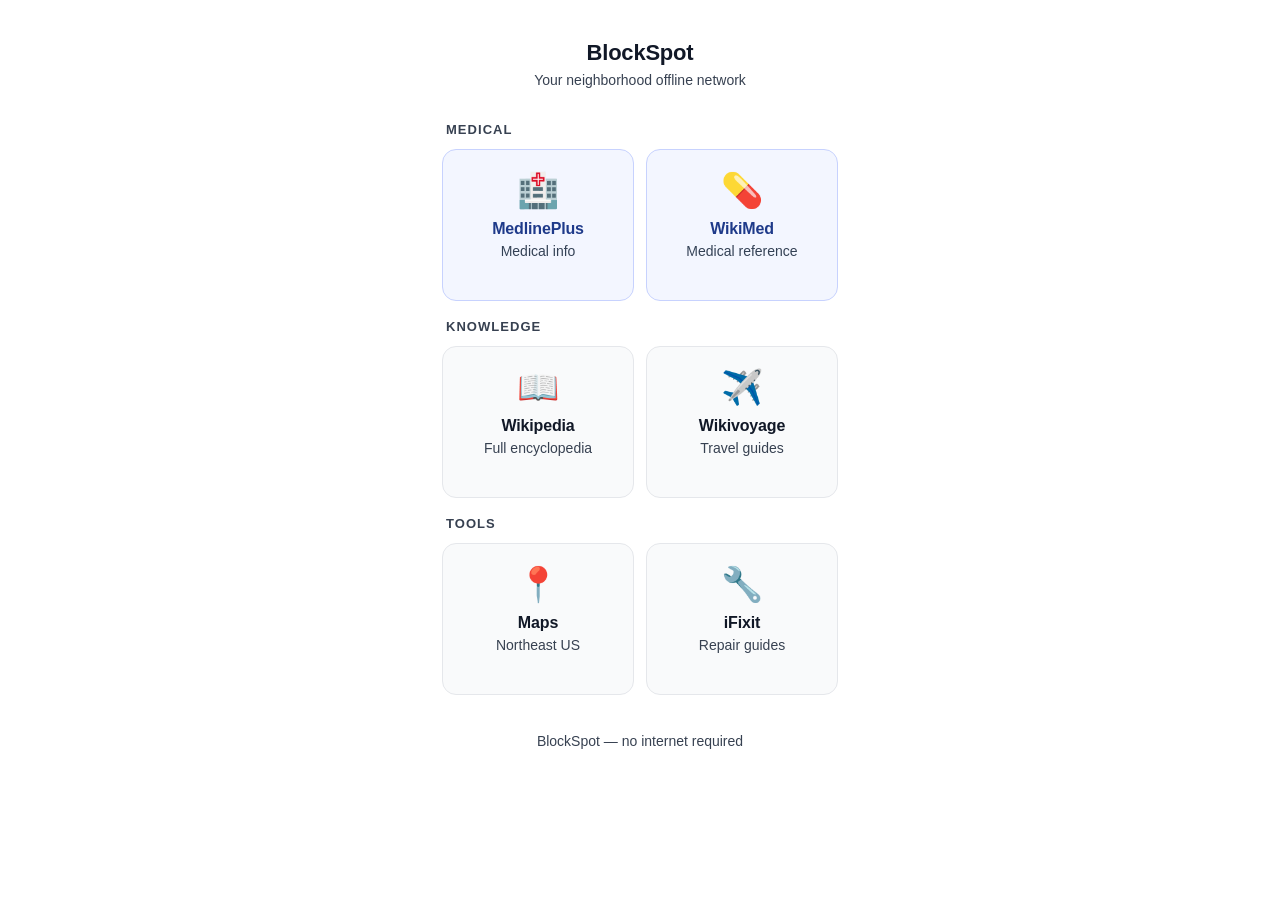
<file: app/index.html>
<!DOCTYPE html>
<html lang="en">
<head>
<meta charset="UTF-8">
<meta name="viewport" content="width=device-width, initial-scale=1.0">

<title>BlockSpot</title>

<style>
:root {
  --color-text-primary: #111827;
  --color-text-secondary: #374151;
  --color-border-tertiary: #e5e7eb;
  --color-background-secondary: #f9fafb;

  --radius-lg: 14px;

  --font-xs: 13px;
  --font-sm: 14px;
  --font-md: 16px;
  --font-lg: 18px;
  --font-xl: 22px;
}

/* Base */
body {
  margin: 0;
  background: #ffffff;

  font-family: -apple-system, BlinkMacSystemFont, "Segoe UI",
               Roboto, "Helvetica Neue", Arial, sans-serif;

  color: var(--color-text-primary);
}

/* Container */
.app {
  max-width: 420px;
  margin: 0 auto;
  padding: 16px 0;
}

/* Header */
.header {
  text-align: center;
  padding: 24px 16px 20px;
}

.title {
  font-size: var(--font-xl);
  font-weight: 700;
  letter-spacing: -0.01em;
  margin: 0;
}

.subtitle {
  font-size: var(--font-sm);
  color: var(--color-text-secondary);
  margin-top: 6px;
}

/* Sections */
.section {
  padding: 0 12px;
  margin-bottom: 18px;
}

.section-label {
  font-size: var(--font-xs);
  text-transform: uppercase;
  letter-spacing: 0.08em;
  font-weight: 700;
  color: var(--color-text-secondary);
  margin: 0 0 12px 4px;
}

/* Grid */
.grid {
  display: grid;
  grid-template-columns: 1fr 1fr;
  gap: 12px;
}

/* Card link wrapper (IMPORTANT FIX) */
.card-link {
  text-decoration: none;
  color: inherit;
  display: block;
  outline: none;
}

/* Cards */
.card {
  background: var(--color-background-secondary);
  border: 1px solid var(--color-border-tertiary);
  border-radius: var(--radius-lg);
  padding: 20px 14px;
  text-align: center;
  min-height: 110px;

  transition: transform 0.08s ease, box-shadow 0.08s ease;
}

/* Tap feedback */
.card-link:active .card {
  transform: scale(0.98);
}

/* Focus for accessibility */
.card-link:focus-visible .card {
  outline: 2px solid #2563eb;
  outline-offset: 2px;
}

/* Medical styling (renamed from emergency) */
.card.medical {
  background: #f3f6ff;   /* soft cool blue */
  border-color: #c7d2fe;
}

.card-icon {
  font-size: 34px;
  margin-bottom: 10px;
}

.card-title {
  font-size: var(--font-md);
  font-weight: 700;
  letter-spacing: -0.01em;
  margin: 0 0 4px;
}

.card-title.medical {
  color: #1e3a8a;
}

.card-desc {
  font-size: var(--font-sm);
  line-height: 1.4;
  color: var(--color-text-secondary);
  margin: 0;
}

.card-desc.medical {
  color: #334155;
}

/* Footer */
.footer {
  text-align: center;
  font-size: var(--font-sm);
  color: var(--color-text-secondary);
  padding: 20px;
}
</style>
</head>

<body>

<div class="app">

  <!-- Header -->
  <div class="header">
    <p class="title">BlockSpot</p>
    <p class="subtitle">Your neighborhood offline network</p>
  </div>

  <!-- Medical -->
  <div class="section">
    <p class="section-label">Medical</p>

    <div class="grid">

      <a class="card-link" href="http://blockspot.local/kiwix/viewer#medlineplus.gov_en_all_2025-01">
        <div class="card medical">
          <div class="card-icon">🏥</div>
          <p class="card-title medical">MedlinePlus</p>
          <p class="card-desc medical">Medical info</p>
        </div>
      </a>

      <a class="card-link" href="http://blockspot.local/kiwix/viewer#wikipedia_en_medicine_maxi_2026-04">
        <div class="card medical">
          <div class="card-icon">💊</div>
          <p class="card-title medical">WikiMed</p>
          <p class="card-desc medical">Medical reference</p>
        </div>
      </a>

    </div>
  </div>

  <!-- Knowledge -->
  <div class="section">
    <p class="section-label">Knowledge</p>

    <div class="grid">

      <a class="card-link" href="http://blockspot.local/kiwix/viewer#wikipedia_en_all_maxi_2026-02">
        <div class="card">
          <div class="card-icon">📖</div>
          <p class="card-title">Wikipedia</p>
          <p class="card-desc">Full encyclopedia</p>
        </div>
      </a>

      <a class="card-link" href="http://blockspot.local/kiwix/viewer#wikivoyage_en_all_maxi_2026-03">
        <div class="card">
          <div class="card-icon">✈️</div>
          <p class="card-title">Wikivoyage</p>
          <p class="card-desc">Travel guides</p>
        </div>
      </a>

    </div>
  </div>

  <!-- Tools -->
  <div class="section">
    <p class="section-label">Tools</p>

    <div class="grid">

      <a class="card-link" href="http://blockspot.local/mapserver/">
        <div class="card">
          <div class="card-icon">📍</div>
          <p class="card-title">Maps</p>
          <p class="card-desc">Northeast US</p>
        </div>
      </a>

      <a class="card-link" href="http://blockspot.local/kiwix/viewer#ifixit_en_all_2025-12">
        <div class="card">
          <div class="card-icon">🔧</div>
          <p class="card-title">iFixit</p>
          <p class="card-desc">Repair guides</p>
        </div>
      </a>

    </div>
  </div>

  <!-- Footer -->
  <div class="footer">
    BlockSpot — no internet required
  </div>

</div>

</body>
</html>
</file>
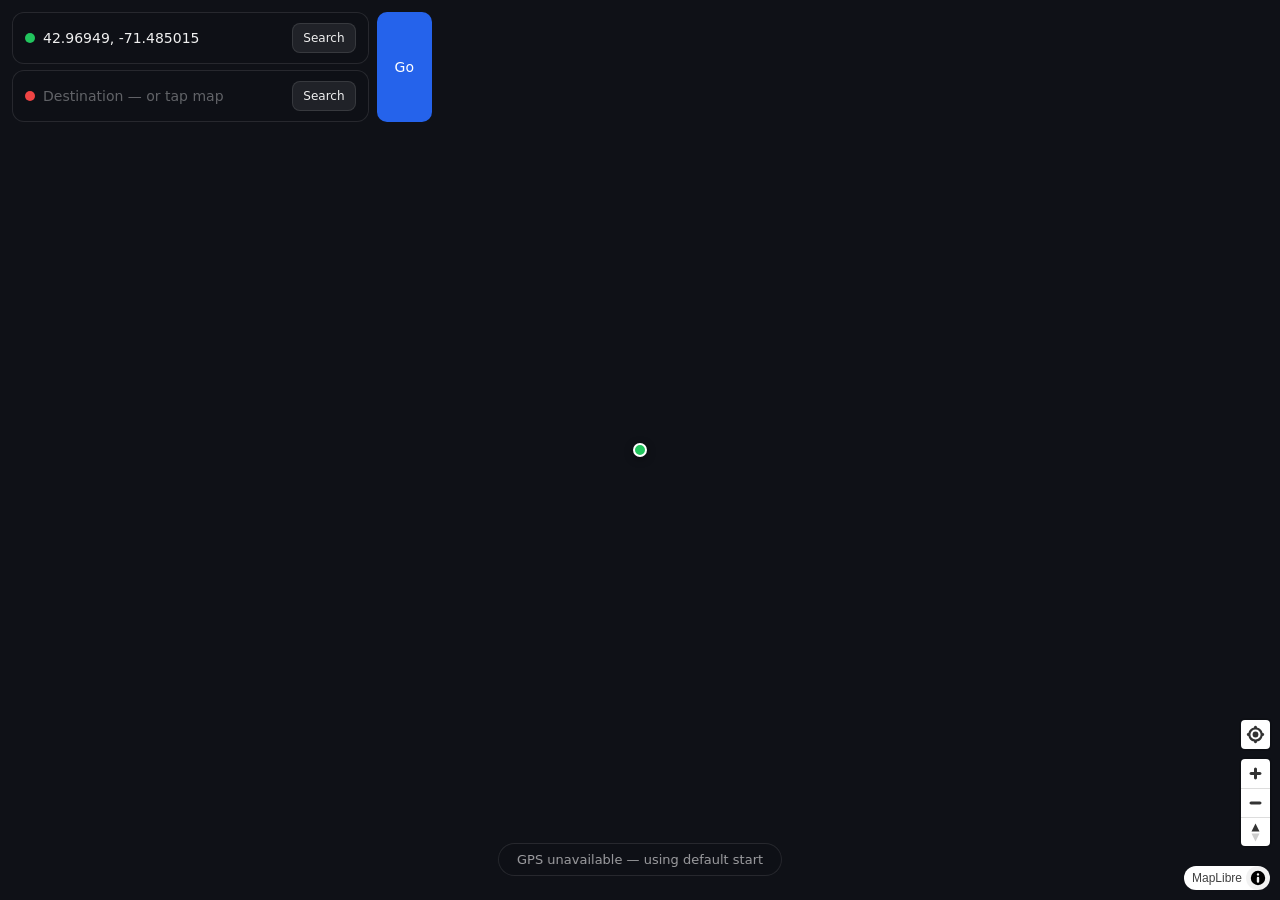
<file: app/mapserver/index.html>
<!DOCTYPE html>
<html lang="en">
<head>
  <meta charset="UTF-8" />
  <meta
    name="viewport"
    content="width=device-width, initial-scale=1.0, viewport-fit=cover"
  />

  <title>BlockSpot Maps</title>

  <link href="maplibre-gl.css" rel="stylesheet" />
  <script src="maplibre-gl.js"></script>

  <style>
    * {
      box-sizing: border-box;
      margin: 0;
      padding: 0;
    }

    body {
      font-family: "DM Sans", system-ui, sans-serif;
      background: #0f1117;
      color: #f0f0f0;
      height: 100vh;
      overflow: hidden;
      display: flex;
      flex-direction: column;
    }

    #map {
      flex: 1;
      width: 100%;
    }

    /* =========================================
       SEARCH PANEL
    ========================================= */

    #panel {
      position: absolute;
      top: 12px;
      left: 12px;
      right: 12px;
      z-index: 20;

      display: flex;
      flex-direction: column;
      gap: 8px;

      max-width: 420px;
    }

    .panel-inner {
      display: flex;
      gap: 8px;
    }

    .inputs {
      flex: 1;

      display: flex;
      flex-direction: column;
      gap: 6px;
    }

    .input-row {
      position: relative;

      display: flex;
      align-items: center;
      gap: 8px;

      background: rgba(15, 17, 23, 0.92);
      backdrop-filter: blur(12px);

      border: 1px solid rgba(255, 255, 255, 0.1);
      border-radius: 12px;

      padding: 10px 12px;
    }

    .input-dot {
      width: 10px;
      height: 10px;
      border-radius: 50%;
      flex-shrink: 0;
    }

    .dot-start {
      background: #22c55e;
    }

    .dot-end {
      background: #ef4444;
    }

    .input-row input {
      flex: 1;

      background: none;
      border: none;
      outline: none;

      color: #f0f0f0;
      font-size: 14px;
      font-family: inherit;
    }

    .input-row input::placeholder {
      color: rgba(255, 255, 255, 0.35);
    }

    .btn-search {
      background: rgba(255, 255, 255, 0.08);
      border: 1px solid rgba(255, 255, 255, 0.1);
      border-radius: 8px;

      color: #f0f0f0;

      padding: 7px 10px;

      font-size: 12px;
      font-family: inherit;

      cursor: pointer;
      flex-shrink: 0;
    }

    .btn-search:hover {
      background: rgba(255, 255, 255, 0.14);
    }

    .btn-route {
      background: #2563eb;
      color: white;

      border: none;
      border-radius: 10px;

      padding: 11px 18px;

      font-size: 14px;
      font-family: inherit;
      font-weight: 500;

      cursor: pointer;
      white-space: nowrap;
    }

    .btn-route:hover {
      background: #1d4ed8;
    }

    /* =========================================
       AUTOCOMPLETE
    ========================================= */

    .autocomplete-dropdown {
      position: absolute;
      top: 100%;
      left: 0;
      right: 0;

      background: rgba(15, 17, 23, 0.96);
      backdrop-filter: blur(12px);

      border: 1px solid rgba(255, 255, 255, 0.1);
      border-top: none;
      border-radius: 0 0 12px 12px;

      max-height: 260px;
      overflow-y: auto;

      z-index: 1000;

      display: none;
    }

    .autocomplete-dropdown.active {
      display: block;
    }

    .autocomplete-item {
      padding: 10px 12px;
      border-bottom: 1px solid rgba(255, 255, 255, 0.05);

      cursor: pointer;
      transition: background 0.15s;
    }

    .autocomplete-item:hover {
      background: rgba(255, 255, 255, 0.08);
    }

    .autocomplete-item-name {
      font-size: 14px;
      color: #f0f0f0;
      font-weight: 500;
    }

    .autocomplete-item-meta {
      font-size: 12px;
      color: rgba(255, 255, 255, 0.4);
      margin-top: 2px;
    }

    /* =========================================
       HINT
    ========================================= */

    #hint {
      position: absolute;
      bottom: 24px;
      left: 50%;
      transform: translateX(-50%);

      background: rgba(15, 17, 23, 0.88);
      backdrop-filter: blur(10px);

      border: 1px solid rgba(255, 255, 255, 0.1);
      border-radius: 20px;

      padding: 8px 18px;

      font-size: 13px;
      color: rgba(255, 255, 255, 0.6);

      white-space: nowrap;

      z-index: 10;
      pointer-events: none;
    }

    /* =========================================
       DIRECTIONS PANEL
    ========================================= */

    #directions {
      position: absolute;
      top: 12px;
      right: 12px;

      width: 320px;
      max-height: calc(100vh - 24px);

      background: rgba(15, 17, 23, 0.92);
      backdrop-filter: blur(12px);

      border: 1px solid rgba(255, 255, 255, 0.1);
      border-radius: 14px;

      overflow-y: auto;

      z-index: 15;
      display: none;

      padding: 14px;
    }

    #directions h3 {
      font-size: 13px;
      font-weight: 600;

      color: rgba(255, 255, 255, 0.5);

      text-transform: uppercase;
      letter-spacing: 0.06em;

      margin-bottom: 12px;
    }

    .dir-summary {
      display: flex;
      gap: 12px;

      margin-bottom: 14px;
      padding-bottom: 12px;

      border-bottom: 1px solid rgba(255, 255, 255, 0.08);
    }

    .dir-stat {
      flex: 1;
      text-align: center;
    }

    .dir-stat-val {
      font-size: 20px;
      font-weight: 600;
      color: #2563eb;
    }

    .dir-stat-label {
      font-size: 11px;
      color: rgba(255, 255, 255, 0.4);
      margin-top: 2px;
    }

    .dir-step {
      display: flex;
      gap: 10px;

      padding: 8px 0;

      border-bottom: 1px solid rgba(255, 255, 255, 0.05);

      font-size: 13px;
      line-height: 1.4;

      color: rgba(255, 255, 255, 0.75);
    }

    .dir-step-icon {
      width: 20px;
      text-align: center;
    }

    .dir-step-dist {
      font-size: 11px;
      color: rgba(255, 255, 255, 0.35);
      margin-top: 2px;
    }

    .btn-clear {
      width: 100%;

      background: rgba(255, 255, 255, 0.05);
      border: 1px solid rgba(255, 255, 255, 0.1);
      border-radius: 8px;

      color: rgba(255, 255, 255, 0.5);

      font-family: inherit;
      font-size: 13px;

      padding: 8px;

      cursor: pointer;
      margin-top: 12px;
    }

    /* =========================================
       MOBILE
    ========================================= */

    @media (max-width: 768px) {
      #panel {
        left: 10px;
        right: 10px;
        top: 10px;
        max-width: none;
      }

      .panel-inner {
        flex-direction: column;
      }

      .btn-route {
        width: 100%;
      }

      #directions {
        top: auto;
        left: 0;
        right: 0;
        bottom: 0;

        width: 100%;
        max-height: 42vh;

        border-radius: 18px 18px 0 0;

        border-left: none;
        border-right: none;
        border-bottom: none;

        padding-bottom: calc(18px + env(safe-area-inset-bottom));

        background: rgba(15, 17, 23, 0.96);
        box-shadow: 0 -10px 30px rgba(0, 0, 0, 0.35);
      }

      #directions::before {
        content: "";

        display: block;

        width: 42px;
        height: 5px;

        border-radius: 999px;

        background: rgba(255, 255, 255, 0.2);

        margin: 0 auto 14px auto;
      }

      #hint {
        bottom: 90px;
        max-width: calc(100vw - 40px);

        white-space: normal;
        text-align: center;
      }
    }
  </style>
</head>

<body>
  <div id="panel">
    <div class="panel-inner">

      <div class="inputs">

        <div class="input-row">
          <div class="input-dot dot-start"></div>

          <input
            id="input-start"
            type="text"
            placeholder="Getting current location..."
            autocomplete="off"
          />

          <button
            class="btn-search"
            onclick="searchLocation('input-start')"
          >
            Search
          </button>

          <div
            id="dropdown-start"
            class="autocomplete-dropdown"
          ></div>
        </div>

        <div class="input-row">
          <div class="input-dot dot-end"></div>

          <input
            id="input-end"
            type="text"
            placeholder="Destination — or tap map"
            autocomplete="off"
          />

          <button
            class="btn-search"
            onclick="searchLocation('input-end')"
          >
            Search
          </button>

          <div
            id="dropdown-end"
            class="autocomplete-dropdown"
          ></div>
        </div>
      </div>

      <button
        class="btn-route"
        onclick="getRoute()"
      >
        Go
      </button>
    </div>
  </div>

  <div id="directions">
    <h3>Directions</h3>

    <div class="dir-summary">
      <div class="dir-stat">
        <div class="dir-stat-val" id="dir-duration">—</div>
        <div class="dir-stat-label">minutes</div>
      </div>

      <div class="dir-stat">
        <div class="dir-stat-val" id="dir-distance">—</div>
        <div class="dir-stat-label">miles</div>
      </div>
    </div>

    <div id="dir-steps"></div>

    <button
      class="btn-clear"
      onclick="clearRoute()"
    >
      ✕ Clear route
    </button>
  </div>

  <div id="hint">
    Getting your current location...
  </div>

  <div id="map"></div>

  <script>
    console.log("script loaded");

    const DEFAULT_START = [-71.485015, 42.96949];

    const map = new maplibregl.Map({
      container: "map",
      style:
        "http://192.168.8.211/mapserver/styles/basic-preview/style.json",
      center: DEFAULT_START,
      zoom: 15
    });

    map.addControl(
      new maplibregl.NavigationControl(),
      "bottom-right"
    );

    map.addControl(
      new maplibregl.GeolocateControl({
        positionOptions: {
          enableHighAccuracy: true
        },
        trackUserLocation: true
      }),
      "bottom-right"
    );

    let startCoord = null;
    let endCoord = null;

    let startMarker = null;
    let endMarker = null;

    let selectedSuggestion = null;

    const hint = document.getElementById("hint");

    /* =========================================
       MARKERS
    ========================================= */

    function makeMarker(color) {
      const el = document.createElement("div");

      el.style.cssText = `
        width: 14px;
        height: 14px;
        border-radius: 50%;
        background: ${color};
        border: 2.5px solid white;
        box-shadow: 0 2px 8px rgba(0,0,0,0.4);
      `;

      return el;
    }

    /* =========================================
       GEOLOCATION
    ========================================= */

    navigator.geolocation.getCurrentPosition(
      (pos) => {
        const lng = pos.coords.longitude;
        const lat = pos.coords.latitude;

        startCoord = [lng, lat];

        document.getElementById(
          "input-start"
        ).value = `${lat.toFixed(5)}, ${lng.toFixed(5)}`;

        startMarker = new maplibregl.Marker({
          element: makeMarker("#22c55e")
        })
          .setLngLat(startCoord)
          .addTo(map);

        map.flyTo({
          center: startCoord,
          zoom: 15
        });

        hint.textContent =
          "Search or tap map for destination";
      },

      (err) => {
        console.error("geolocation failed", err);

        startCoord = DEFAULT_START;

        document.getElementById(
          "input-start"
        ).value =
          `${DEFAULT_START[1]}, ${DEFAULT_START[0]}`;

        startMarker = new maplibregl.Marker({
          element: makeMarker("#22c55e")
        })
          .setLngLat(startCoord)
          .addTo(map);

        hint.textContent =
          "GPS unavailable — using default start";
      },

      {
        enableHighAccuracy: true,
        timeout: 10000,
        maximumAge: 30000
      }
    );

    /* =========================================
       DISTANCE
    ========================================= */

    function calcDistance(lat1, lon1, lat2, lon2) {
      const R = 3959;

      const dLat =
        ((lat2 - lat1) * Math.PI) / 180;

      const dLon =
        ((lon2 - lon1) * Math.PI) / 180;

      const a =
        Math.sin(dLat / 2) *
          Math.sin(dLat / 2) +
        Math.cos((lat1 * Math.PI) / 180) *
          Math.cos((lat2 * Math.PI) / 180) *
          Math.sin(dLon / 2) *
          Math.sin(dLon / 2);

      const c =
        2 *
        Math.atan2(
          Math.sqrt(a),
          Math.sqrt(1 - a)
        );

      return R * c;
    }

    /* =========================================
       GEOCODE
    ========================================= */

    async function geocode(query) {
      try {
        const center = map.getCenter();

        const res = await fetch(
          `/geo?q=${encodeURIComponent(query)}&lat=${center.lat}&lon=${center.lng}&limit=20`
        );

        if (!res.ok) {
          return [];
        }

        const results = await res.json();

        return results.map((item) => {
          const distance = calcDistance(
            center.lat,
            center.lng,
            Number(item.lat),
            Number(item.lon)
          );

          const parts = (item.address || "")
            .split(",")
            .map((s) => s.trim());

          const street = parts[0] || "";
          const city =
            parts.length >= 2 ? parts[1] : "";

          let state = "";

          if (parts.length >= 3) {
            const third = parts[2];

            if (!/^\d+$/.test(third)) {
              state = third.split(" ")[0];
            }
          }

          return {
            name: item.name || "Unknown",
            street,
            city,
            state,
            lng: Number(item.lon),
            lat: Number(item.lat),
            type: item.type || "Location",
            distance
          };
        });
      } catch (e) {
        console.error("Search failed:", e);
        return [];
      }
    }

    /* =========================================
       AUTOCOMPLETE
    ========================================= */

    function escapeHtml(text = "") {
      const map = {
        "&": "&amp;",
        "<": "&lt;",
        ">": "&gt;",
        '"': "&quot;",
        "'": "&#039;"
      };

      return text.replace(
        /[&<>"']/g,
        (m) => map[m]
      );
    }

    async function searchLocation(inputId) {
      const input =
        document.getElementById(inputId);

      const query = input.value.trim();

      if (!query) return;

      input.disabled = true;

      const original = input.value;

      input.value = "Searching...";

      await showSuggestions(query, inputId);

      input.disabled = false;

      input.value = original;
    }

    async function showSuggestions(
      query,
      inputId
    ) {
      const dropdown =
        document.getElementById(
          inputId === "input-start"
            ? "dropdown-start"
            : "dropdown-end"
        );

      const results = await geocode(query);

      if (!results.length) {
        dropdown.innerHTML = `
          <div class="autocomplete-item">
            No results found
          </div>
        `;

        dropdown.classList.add("active");
        return;
      }

      dropdown.innerHTML = results
        .map(
          (item, idx) => `
          <div
            class="autocomplete-item"
            onclick="selectSuggestion(${idx}, '${inputId}')"
          >
            <div class="autocomplete-item-name">
              ${escapeHtml(item.name)}
            </div>

            <div class="autocomplete-item-meta">
              ${[
                item.street,
                item.city,
                item.state
              ]
                .filter(Boolean)
                .join(" • ")}

              ${
                item.distance
                  ? ` • ${item.distance.toFixed(1)} mi`
                  : ""
              }
            </div>
          </div>
        `
        )
        .join("");

      dropdown.classList.add("active");

      selectedSuggestion = {
        results,
        inputId
      };
    }

    function selectSuggestion(idx, inputId) {
      if (
        !selectedSuggestion ||
        !selectedSuggestion.results[idx]
      ) {
        return;
      }

      const item =
        selectedSuggestion.results[idx];

      const coord = [item.lng, item.lat];

      const input =
        document.getElementById(inputId);

      const dropdown =
        document.getElementById(
          inputId === "input-start"
            ? "dropdown-start"
            : "dropdown-end"
        );

      input.value = item.name;

      dropdown.classList.remove("active");

      if (inputId === "input-start") {
        startCoord = coord;

        if (startMarker) {
          startMarker.remove();
        }

        startMarker =
          new maplibregl.Marker({
            element: makeMarker("#22c55e")
          })
            .setLngLat(coord)
            .addTo(map);
      } else {
        endCoord = coord;

        if (endMarker) {
          endMarker.remove();
        }

        endMarker =
          new maplibregl.Marker({
            element: makeMarker("#ef4444")
          })
            .setLngLat(coord)
            .addTo(map);

        getRoute();
      }
    }

    /* =========================================
       ENTER KEY
    ========================================= */

    ["input-start", "input-end"].forEach(
      (id) => {
        document
          .getElementById(id)
          .addEventListener(
            "keydown",
            (e) => {
              if (e.key === "Enter") {
                e.preventDefault();
                searchLocation(id);
              }
            }
          );
      }
    );

    document.addEventListener(
      "click",
      (e) => {
        if (!e.target.closest(".input-row")) {
          document
            .getElementById("dropdown-start")
            .classList.remove("active");

          document
            .getElementById("dropdown-end")
            .classList.remove("active");
        }
      }
    );

    /* =========================================
       MAP CLICK
    ========================================= */

    map.on("click", (e) => {
      endCoord = [
        e.lngLat.lng,
        e.lngLat.lat
      ];

      document.getElementById(
        "input-end"
      ).value =
        `${e.lngLat.lat.toFixed(5)}, ${e.lngLat.lng.toFixed(5)}`;

      if (endMarker) {
        endMarker.remove();
      }

      endMarker = new maplibregl.Marker({
        element: makeMarker("#ef4444")
      })
        .setLngLat(endCoord)
        .addTo(map);

      getRoute();
    });

    /* =========================================
       FORMATTERS
    ========================================= */

    function formatDist(meters) {
      const miles = meters / 1609.34;

      return miles < 0.1
        ? `${Math.round(meters)}m`
        : `${miles.toFixed(1)} mi`;
    }

    function formatDuration(seconds) {
      const m = Math.round(seconds / 60);

      if (m < 60) {
        return `${m} min`;
      }

      return `${Math.floor(m / 60)}h ${m % 60}m`;
    }

    /* =========================================
       ROUTING
    ========================================= */

    async function getRoute() {
      if (!startCoord || !endCoord) {
        return;
      }

      const url =
        `/osrm/route/v1/driving/` +
        `${startCoord[0]},${startCoord[1]};` +
        `${endCoord[0]},${endCoord[1]}` +
        `?steps=true&geometries=geojson&overview=full`;

      try {
        const res = await fetch(url);

        const data = await res.json();

        if (data.code !== "Ok") {
          alert("No route found");
          return;
        }

        const route = data.routes[0];

        if (map.getLayer("route")) {
          map.removeLayer("route");
        }

        if (map.getSource("route")) {
          map.removeSource("route");
        }

        map.addSource("route", {
          type: "geojson",
          data: {
            type: "Feature",
            geometry: route.geometry
          }
        });

        map.addLayer({
          id: "route",
          type: "line",
          source: "route",

          layout: {
            "line-join": "round",
            "line-cap": "round"
          },

          paint: {
            "line-color": "#2563eb",
            "line-width": 5,
            "line-opacity": 0.85
          }
        });

        const coords =
          route.geometry.coordinates;

        const bounds = coords.reduce(
          (b, c) => b.extend(c),
          new maplibregl.LngLatBounds(
            coords[0],
            coords[0]
          )
        );

        map.fitBounds(bounds, {
          padding: {
            top: 100,
            left: 60,
            right: 60,
            bottom:
              window.innerWidth <= 768
                ? 320
                : 80
          }
        });

        document.getElementById(
          "dir-duration"
        ).textContent = formatDuration(
          route.duration
        );

        document.getElementById(
          "dir-distance"
        ).textContent = (
          route.distance / 1609.34
        ).toFixed(1);

        const stepsEl =
          document.getElementById(
            "dir-steps"
          );

        stepsEl.innerHTML = "";

        route.legs[0].steps.forEach(
          (step) => {
            const div =
              document.createElement("div");

            div.className = "dir-step";

            div.innerHTML = `
              <div class="dir-step-icon">
                ↑
              </div>

              <div>
                <div>
                  ${step.name || "Unnamed road"}
                </div>

                <div class="dir-step-dist">
                  ${formatDist(step.distance)}
                </div>
              </div>
            `;

            stepsEl.appendChild(div);
          }
        );

        document.getElementById(
          "directions"
        ).style.display = "block";
      } catch (err) {
        console.error(err);

        alert(
          "Routing error: " + err.message
        );
      }
    }

    /* =========================================
       CLEAR
    ========================================= */

    function clearRoute() {
      if (map.getLayer("route")) {
        map.removeLayer("route");
      }

      if (map.getSource("route")) {
        map.removeSource("route");
      }

      if (endMarker) {
        endMarker.remove();
        endMarker = null;
      }

      endCoord = null;

      document.getElementById(
        "input-end"
      ).value = "";

      document.getElementById(
        "directions"
      ).style.display = "none";

      hint.textContent =
        "Search or tap map for destination";
    }
  </script>
</body>
</html>
</file>
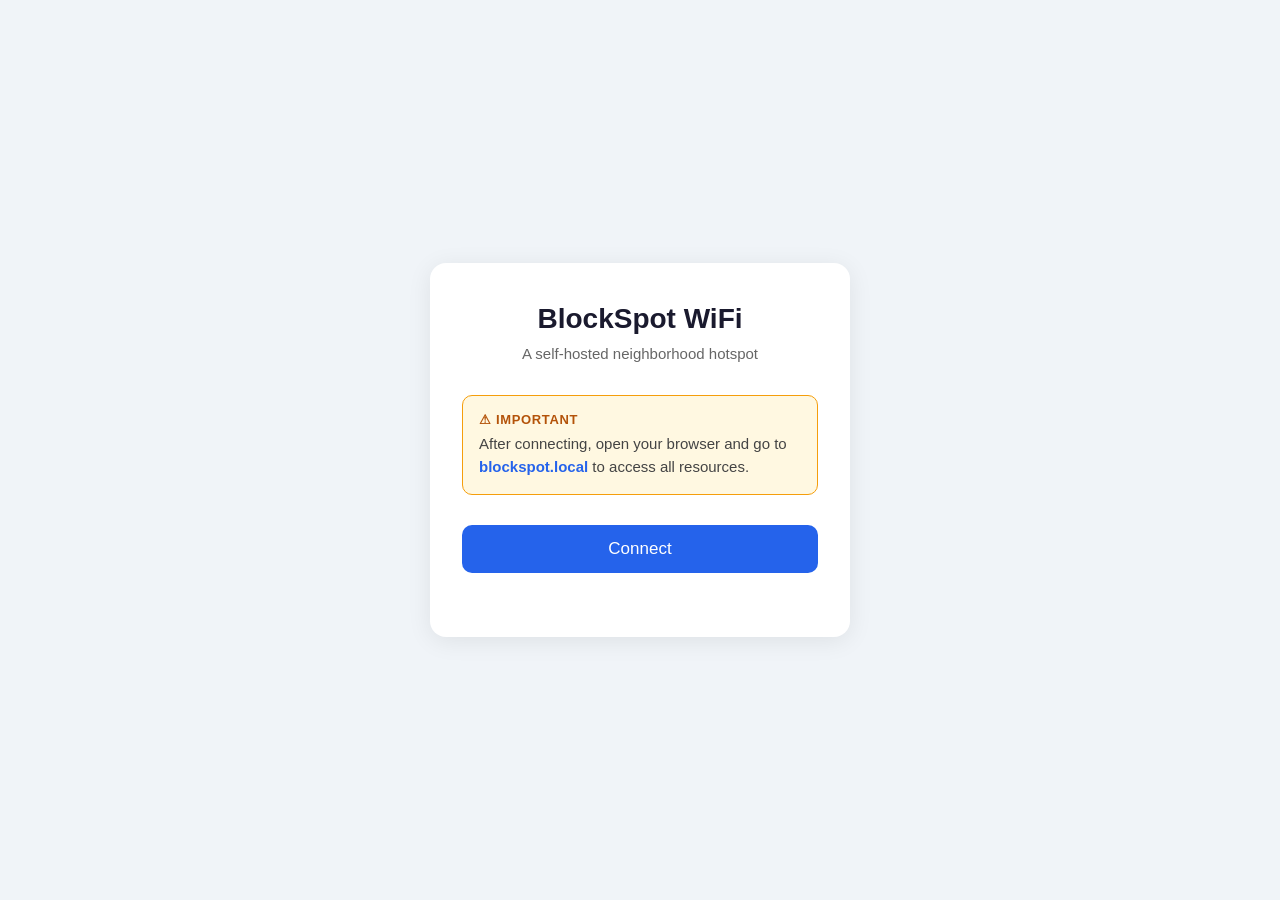
<file: splash.html>
<!DOCTYPE html>
<html>
<head>
<meta http-equiv="Cache-Control" content="no-cache, no-store, must-revalidate">
<meta charset="utf-8">
<meta name="viewport" content="width=device-width, initial-scale=1.0">
<title>BlockSpot WiFi</title>
<style>
  * { box-sizing: border-box; margin: 0; padding: 0; }
  body { font-family: sans-serif; background: #f0f4f8; min-height: 100vh; display: flex; align-items: center; justify-content: center; padding: 20px; }
  .card { background: white; border-radius: 16px; padding: 40px 32px; max-width: 420px; width: 100%; box-shadow: 0 4px 24px rgba(0,0,0,0.08); text-align: center; }
  h1 { font-size: 28px; color: #1a1a2e; margin-bottom: 8px; }
  .tagline { color: #666; font-size: 15px; margin-bottom: 28px; line-height: 1.5; }
  input[type=submit] { background: #2563eb; color: white; border: none; padding: 14px 40px; font-size: 17px; border-radius: 10px; cursor: pointer; width: 100%; margin-bottom: 24px; }
  input[type=submit]:active { background: #1d4ed8; }
  .notice { background: #fff8e1; border: 1px solid #f59e0b; border-radius: 10px; padding: 16px; text-align: left; margin: 30px 0px; }
  .notice-title { font-weight: bold; color: #b45309; font-size: 13px; text-transform: uppercase; letter-spacing: 0.05em; margin-bottom: 6px; }
  .notice p { color: #444; font-size: 15px; line-height: 1.5; }
  .notice a { color: #2563eb; font-weight: bold; text-decoration: none; }
</style>
</head>
<body>
<div class="card">
  <h1>BlockSpot WiFi</h1>
  <p class="tagline">A self-hosted neighborhood hotspot</p>
	<div class="notice">
    <div class="notice-title">⚠ Important</div>
    <p>After connecting, open your browser and go to <a href="http://blockspot.local">blockspot.local</a> to access all resources.</p>
  </div>
  <form method="get" action="$authaction">
    <input type="hidden" name="tok" value="$tok">
    <input type="hidden" name="redir" value="http://blockspot.local">
    <input type="submit" value="Connect">
  </form>
</div>
</body>
</html>
</file>
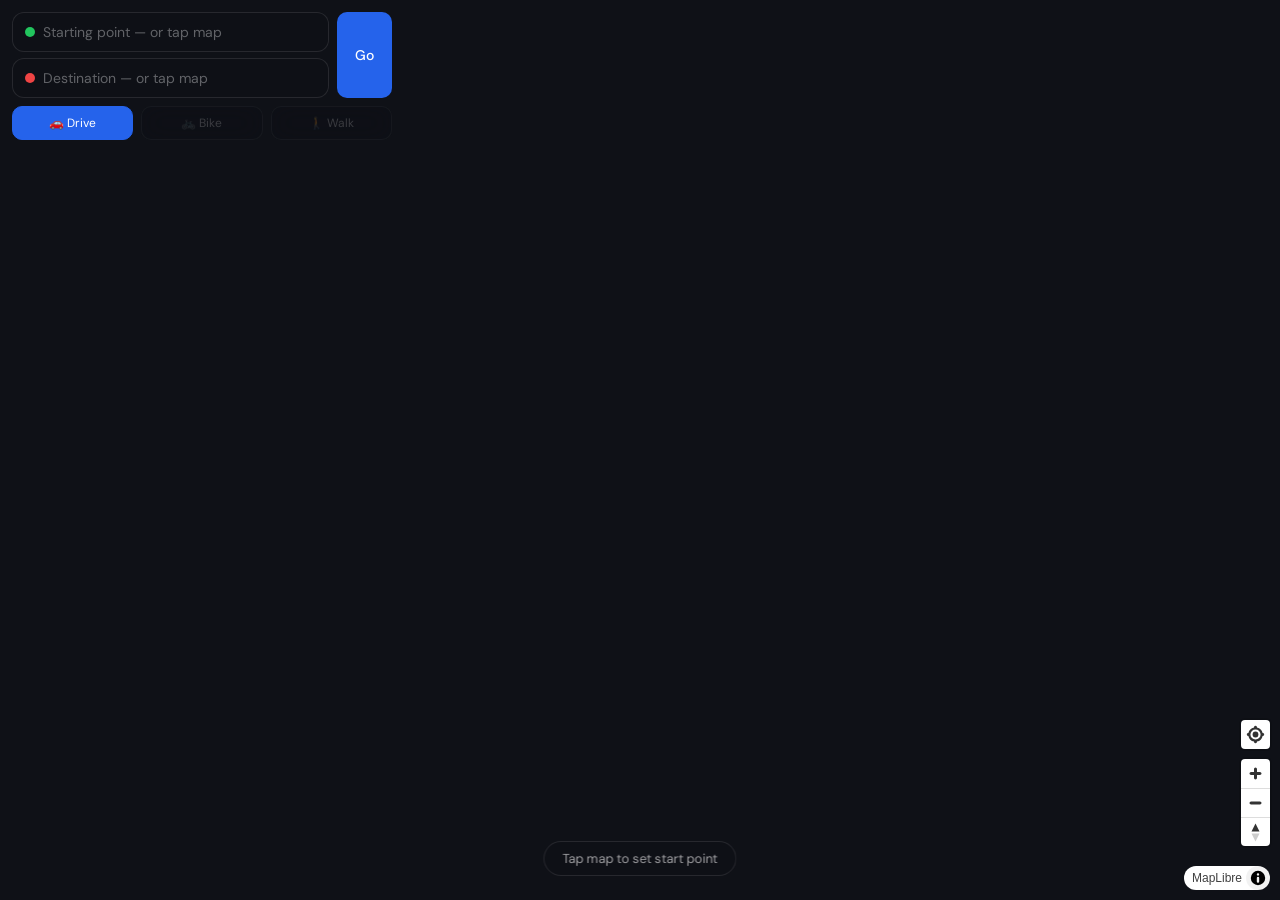
<file: app/mapserver/index_directions.html>
<!DOCTYPE html>
<html lang="en">
<head>
  <meta charset="UTF-8">
  <meta name="viewport" content="width=device-width, initial-scale=1.0">
  <title>BlockSpot Maps</title>
  <link href="maplibre-gl.css" rel="stylesheet" />
  <script src="maplibre-gl.js"></script>
  <style>
    @import url('https://fonts.googleapis.com/css2?family=DM+Sans:wght@300;400;500;600&display=swap');

    * { box-sizing: border-box; margin: 0; padding: 0; }

    body {
      font-family: 'DM Sans', system-ui, sans-serif;
      background: #0f1117;
      color: #f0f0f0;
      height: 100vh;
      overflow: hidden;
      display: flex;
      flex-direction: column;
    }

    #map { flex: 1; width: 100%; }

    /* Panel */
    #panel {
      position: absolute;
      top: 12px;
      left: 12px;
      right: 12px;
      z-index: 10;
      display: flex;
      flex-direction: column;
      gap: 8px;
      max-width: 380px;
    }

    .input-row {
      display: flex;
      align-items: center;
      gap: 8px;
      background: rgba(15,17,23,0.92);
      backdrop-filter: blur(12px);
      border: 1px solid rgba(255,255,255,0.1);
      border-radius: 12px;
      padding: 10px 12px;
    }

    .input-dot {
      width: 10px;
      height: 10px;
      border-radius: 50%;
      flex-shrink: 0;
    }

    .dot-start { background: #22c55e; }
    .dot-end { background: #ef4444; }

    .input-row input {
      flex: 1;
      background: none;
      border: none;
      outline: none;
      color: #f0f0f0;
      font-size: 14px;
      font-family: inherit;
    }

    .input-row input::placeholder { color: rgba(255,255,255,0.35); }

    .btn-route {
      background: #2563eb;
      color: white;
      border: none;
      border-radius: 10px;
      padding: 11px 18px;
      font-size: 14px;
      font-family: inherit;
      font-weight: 500;
      cursor: pointer;
      white-space: nowrap;
      transition: background 0.15s;
    }

    .btn-route:hover { background: #1d4ed8; }
    .btn-route:disabled { background: #374151; cursor: default; }

    .btn-row {
      display: flex;
      gap: 8px;
    }

    .btn-mode {
      flex: 1;
      background: rgba(15,17,23,0.85);
      backdrop-filter: blur(12px);
      border: 1px solid rgba(255,255,255,0.1);
      border-radius: 10px;
      padding: 8px;
      font-size: 12px;
      font-family: inherit;
      color: rgba(255,255,255,0.5);
      cursor: pointer;
      transition: all 0.15s;
      text-align: center;
    }

    .btn-mode.active {
      background: #2563eb;
      border-color: #2563eb;
      color: white;
    }

    /* Instructions */
    #hint {
      position: absolute;
      bottom: 24px;
      left: 50%;
      transform: translateX(-50%);
      background: rgba(15,17,23,0.88);
      backdrop-filter: blur(10px);
      border: 1px solid rgba(255,255,255,0.1);
      border-radius: 20px;
      padding: 8px 18px;
      font-size: 13px;
      color: rgba(255,255,255,0.6);
      white-space: nowrap;
      z-index: 10;
      pointer-events: none;
      transition: opacity 0.3s;
    }

    /* Directions panel */
    #directions {
      position: absolute;
      top: 12px;
      right: 12px;
      width: 280px;
      max-height: calc(100vh - 24px);
      background: rgba(15,17,23,0.92);
      backdrop-filter: blur(12px);
      border: 1px solid rgba(255,255,255,0.1);
      border-radius: 14px;
      overflow-y: auto;
      z-index: 10;
      display: none;
      padding: 14px;
    }

    #directions h3 {
      font-size: 13px;
      font-weight: 600;
      color: rgba(255,255,255,0.5);
      text-transform: uppercase;
      letter-spacing: 0.06em;
      margin-bottom: 12px;
    }

    .dir-summary {
      display: flex;
      gap: 12px;
      margin-bottom: 14px;
      padding-bottom: 12px;
      border-bottom: 1px solid rgba(255,255,255,0.08);
    }

    .dir-stat {
      flex: 1;
      text-align: center;
    }

    .dir-stat-val {
      font-size: 20px;
      font-weight: 600;
      color: #2563eb;
    }

    .dir-stat-label {
      font-size: 11px;
      color: rgba(255,255,255,0.4);
      margin-top: 2px;
    }

    .dir-step {
      display: flex;
      gap: 10px;
      padding: 8px 0;
      border-bottom: 1px solid rgba(255,255,255,0.05);
      font-size: 13px;
      line-height: 1.4;
      color: rgba(255,255,255,0.75);
    }

    .dir-step-icon {
      font-size: 14px;
      flex-shrink: 0;
      width: 20px;
      text-align: center;
      margin-top: 1px;
    }

    .dir-step-dist {
      font-size: 11px;
      color: rgba(255,255,255,0.35);
      margin-top: 2px;
    }

    .btn-clear {
      width: 100%;
      background: rgba(255,255,255,0.05);
      border: 1px solid rgba(255,255,255,0.1);
      border-radius: 8px;
      color: rgba(255,255,255,0.5);
      font-family: inherit;
      font-size: 13px;
      padding: 8px;
      cursor: pointer;
      margin-top: 12px;
      transition: all 0.15s;
    }

    .btn-clear:hover { background: rgba(255,255,255,0.1); color: white; }

    /* Scrollbar */
    #directions::-webkit-scrollbar { width: 4px; }
    #directions::-webkit-scrollbar-track { background: transparent; }
    #directions::-webkit-scrollbar-thumb { background: rgba(255,255,255,0.1); border-radius: 2px; }

    /* Mobile bottom sheet */
    @media (max-width: 600px) {
      #panel { max-width: 100%; }

      #directions {
        position: fixed;
        top: auto;
        bottom: 0;
        left: 0;
        right: 0;
        width: 100%;
        max-height: 40vh;
        border-radius: 16px 16px 0 0;
        border-bottom: none;
      }

      #directions::before {
        content: '';
        display: block;
        width: 36px;
        height: 4px;
        background: rgba(255,255,255,0.2);
        border-radius: 2px;
        margin: 0 auto 12px;
      }
    }
  </style>
</head>
<body>

<div id="panel">
  <div style="display:flex; gap:8px;">
    <div style="flex:1; display:flex; flex-direction:column; gap:6px;">
      <div class="input-row">
        <div class="input-dot dot-start"></div>
        <input id="input-start" type="text" placeholder="Starting point — or tap map">
      </div>
      <div class="input-row">
        <div class="input-dot dot-end"></div>
        <input id="input-end" type="text" placeholder="Destination — or tap map">
      </div>
    </div>
    <button class="btn-route" id="btn-route" onclick="getRoute()">Go</button>
  </div>
  <div class="btn-row">
    <button class="btn-mode active" id="mode-driving" onclick="setMode('driving')">🚗 Drive</button>
    <button class="btn-mode" id="mode-cycling" onclick="setMode('cycling')" style="opacity:0.35;cursor:not-allowed;" disabled title="Coming soon">🚲 Bike</button>
    <button class="btn-mode" id="mode-walking" onclick="setMode('walking')" style="opacity:0.35;cursor:not-allowed;" disabled title="Coming soon">🚶 Walk</button>
  </div>
</div>

<div id="directions">
  <h3>Directions</h3>
  <div class="dir-summary">
    <div class="dir-stat">
      <div class="dir-stat-val" id="dir-duration">—</div>
      <div class="dir-stat-label">minutes</div>
    </div>
    <div class="dir-stat">
      <div class="dir-stat-val" id="dir-distance">—</div>
      <div class="dir-stat-label">miles</div>
    </div>
  </div>
  <div id="dir-steps"></div>
  <button class="btn-clear" onclick="clearRoute()">✕ Clear route</button>
</div>

<div id="hint">Tap map to set start point</div>

<div id="map"></div>

<script>
  const map = new maplibregl.Map({
    container: 'map',
    style: 'http://192.168.8.211/mapserver/styles/basic-preview/style.json',
    center: [-71.46, 43.20],
    zoom: 8
  });

  map.addControl(new maplibregl.NavigationControl(), 'bottom-right');
  map.addControl(new maplibregl.GeolocateControl({
    positionOptions: { enableHighAccuracy: true },
    trackUserLocation: true
  }), 'bottom-right');

  let startCoord = null, endCoord = null;
  let startMarker = null, endMarker = null;
  let clickMode = 'start';
  let travelMode = 'driving';

  const hint = document.getElementById('hint');

  function setMode(mode) {
    travelMode = mode;
    document.querySelectorAll('.btn-mode').forEach(b => b.classList.remove('active'));
    document.getElementById('mode-' + mode).classList.add('active');
    if (startCoord && endCoord) getRoute();
  }

  function makeMarker(color) {
    const el = document.createElement('div');
    el.style.cssText = `width:14px;height:14px;border-radius:50%;background:${color};border:2.5px solid white;box-shadow:0 2px 8px rgba(0,0,0,0.4);`;
    return el;
  }

  // Prevent panel taps from triggering map clicks on mobile
  document.getElementById('panel').addEventListener('click', e => e.stopPropagation());
  document.getElementById('directions').addEventListener('click', e => e.stopPropagation());
  document.getElementById('directions').addEventListener('touchstart', e => e.stopPropagation());

  map.on('click', (e) => {
    if (isNaN(e.lngLat.lng) || isNaN(e.lngLat.lat)) return;
    const coord = [e.lngLat.lng, e.lngLat.lat];
    if (clickMode === 'start') {
      startCoord = coord;
      document.getElementById('input-start').value = `${coord[1].toFixed(5)}, ${coord[0].toFixed(5)}`;
      if (startMarker) startMarker.remove();
      startMarker = new maplibregl.Marker({ element: makeMarker('#22c55e') }).setLngLat(coord).addTo(map);
      clickMode = 'end';
      hint.textContent = 'Now tap map to set destination';
    } else {
      endCoord = coord;
      document.getElementById('input-end').value = `${coord[1].toFixed(5)}, ${coord[0].toFixed(5)}`;
      if (endMarker) endMarker.remove();
      endMarker = new maplibregl.Marker({ element: makeMarker('#ef4444') }).setLngLat(coord).addTo(map);
      hint.style.opacity = '0';
      getRoute();
    }
  });

  function formatDist(meters) {
    const miles = meters / 1609.34;
    return miles < 0.1 ? `${Math.round(meters)}m` : `${miles.toFixed(1)} mi`;
  }

  function formatDuration(seconds) {
    const m = Math.round(seconds / 60);
    if (m < 60) return m;
    return `${Math.floor(m/60)}h ${m%60}m`;
  }

  function stepIcon(type) {
    const icons = {
      'turn-left': '↰', 'turn-right': '↱', 'turn-slight-left': '↖', 'turn-slight-right': '↗',
      'turn-sharp-left': '⬅', 'turn-sharp-right': '➡', 'uturn': '↩', 'roundabout': '🔄',
      'merge': '⤵', 'on ramp': '⤴', 'off ramp': '⤵', 'fork': '⑂', 'end of road': '⛳',
      'arrive': '📍', 'depart': '🟢', 'continue': '↑'
    };
    return icons[type] || '↑';
  }

  async function getRoute() {
    if (!startCoord || !endCoord) return;

    const osrmMode = 'driving'; // OSRM processed with car.lua only
    // Note: to support bike/walk, reprocess OSM data with bicycle.lua and foot.lua
    const url = `/osrm/route/v1/${osrmMode}/${startCoord[0]},${startCoord[1]};${endCoord[0]},${endCoord[1]}?steps=true&geometries=geojson&overview=full`;

    try {
      const res = await fetch(url);
      const data = await res.json();
      if (data.code !== 'Ok') { alert('No route found.'); return; }

      const route = data.routes[0];
      const coords = route.geometry.coordinates;

      // Draw route
      if (map.getLayer('route')) map.removeLayer('route');
      if (map.getSource('route')) map.removeSource('route');

      map.addSource('route', {
        type: 'geojson',
        data: { type: 'Feature', geometry: route.geometry }
      });

      map.addLayer({
        id: 'route',
        type: 'line',
        source: 'route',
        layout: { 'line-join': 'round', 'line-cap': 'round' },
        paint: { 'line-color': '#2563eb', 'line-width': 5, 'line-opacity': 0.85 }
      });

      // Fit map to route
      const bounds = coords.reduce((b, c) => b.extend(c), new maplibregl.LngLatBounds(coords[0], coords[0]));
      const isMobile = window.innerWidth <= 600;
      map.fitBounds(bounds, { padding: { top: 160, bottom: isMobile ? 220 : 60, left: 20, right: isMobile ? 20 : 300 } });

      // Show directions panel
      document.getElementById('dir-duration').textContent = formatDuration(route.duration);
      document.getElementById('dir-distance').textContent = (route.distance / 1609.34).toFixed(1);

      const stepsEl = document.getElementById('dir-steps');
      stepsEl.innerHTML = '';
      route.legs[0].steps.forEach(step => {
        const div = document.createElement('div');
        div.className = 'dir-step';
        const maneuver = step.maneuver.type + (step.maneuver.modifier ? '-' + step.maneuver.modifier : '');
        div.innerHTML = `
          <div class="dir-step-icon">${stepIcon(maneuver)}</div>
          <div>
            <div>${step.name || 'Unnamed road'}</div>
            <div class="dir-step-dist">${formatDist(step.distance)}</div>
          </div>`;
        stepsEl.appendChild(div);
      });

      document.getElementById('directions').style.display = 'block';

    } catch (err) {
      alert('Routing error: ' + err.message);
    }
  }

  function clearRoute() {
    if (map.getLayer('route')) map.removeLayer('route');
    if (map.getSource('route')) map.removeSource('route');
    if (startMarker) { startMarker.remove(); startMarker = null; }
    if (endMarker) { endMarker.remove(); endMarker = null; }
    startCoord = null; endCoord = null;
    document.getElementById('input-start').value = '';
    document.getElementById('input-end').value = '';
    document.getElementById('directions').style.display = 'none';
    clickMode = 'start';
    hint.style.opacity = '1';
    hint.textContent = 'Tap map to set start point';
  }

  map.on('load', () => {
    map.setFilter('poi_label', ['<=', 'rank', 5]);
    map.on('zoom', () => {
      const zoom = map.getZoom();
      const maxRank = zoom >= 17 ? 999 : zoom >= 16 ? 50 : zoom >= 15 ? 20 : zoom >= 14 ? 10 : 3;
      map.setFilter('poi_label', ['all', ['==', '$type', 'Point'], ['<=', 'rank', maxRank]]);
    });
    map.on('click', 'poi_label', (e) => {
      const props = e.features[0].properties;
      new maplibregl.Popup()
        .setLngLat(e.lngLat)
        .setHTML(`<strong>${props.name}</strong><br>${props.subclass || props.class || ''}`)
        .addTo(map);
    });
    map.on('mouseenter', 'poi_label', () => map.getCanvas().style.cursor = 'pointer');
    map.on('mouseleave', 'poi_label', () => map.getCanvas().style.cursor = '');
  });
</script>
</body>
</html>
</file>
<file: app/mapserver/maplibre-gl.css>
.maplibregl-map{font:12px/20px Helvetica Neue,Arial,Helvetica,sans-serif;overflow:hidden;position:relative;-webkit-tap-highlight-color:rgb(0 0 0/0)}.maplibregl-canvas{left:0;position:absolute;top:0}.maplibregl-map:fullscreen{height:100%;width:100%}.maplibregl-ctrl-group button.maplibregl-ctrl-compass{touch-action:none}.maplibregl-canvas-container.maplibregl-interactive,.maplibregl-ctrl-group button.maplibregl-ctrl-compass{cursor:grab;-webkit-user-select:none;-moz-user-select:none;user-select:none}.maplibregl-canvas-container.maplibregl-interactive.maplibregl-track-pointer{cursor:pointer}.maplibregl-canvas-container.maplibregl-interactive:active,.maplibregl-ctrl-group button.maplibregl-ctrl-compass:active{cursor:grabbing}.maplibregl-canvas-container.maplibregl-touch-zoom-rotate,.maplibregl-canvas-container.maplibregl-touch-zoom-rotate .maplibregl-canvas{touch-action:pan-x pan-y}.maplibregl-canvas-container.maplibregl-touch-drag-pan,.maplibregl-canvas-container.maplibregl-touch-drag-pan .maplibregl-canvas{touch-action:pinch-zoom}.maplibregl-canvas-container.maplibregl-touch-zoom-rotate.maplibregl-touch-drag-pan,.maplibregl-canvas-container.maplibregl-touch-zoom-rotate.maplibregl-touch-drag-pan .maplibregl-canvas{touch-action:none}.maplibregl-canvas-container.maplibregl-touch-drag-pan.maplibregl-cooperative-gestures,.maplibregl-canvas-container.maplibregl-touch-drag-pan.maplibregl-cooperative-gestures .maplibregl-canvas{touch-action:pan-x pan-y}.maplibregl-ctrl-bottom-left,.maplibregl-ctrl-bottom-right,.maplibregl-ctrl-top-left,.maplibregl-ctrl-top-right{pointer-events:none;position:absolute;z-index:2}.maplibregl-ctrl-top-left{left:0;top:0}.maplibregl-ctrl-top-right{right:0;top:0}.maplibregl-ctrl-bottom-left{bottom:0;left:0}.maplibregl-ctrl-bottom-right{bottom:0;right:0}.maplibregl-ctrl{clear:both;pointer-events:auto;transform:translate(0)}.maplibregl-ctrl-top-left .maplibregl-ctrl{float:left;margin:10px 0 0 10px}.maplibregl-ctrl-top-right .maplibregl-ctrl{float:right;margin:10px 10px 0 0}.maplibregl-ctrl-bottom-left .maplibregl-ctrl{float:left;margin:0 0 10px 10px}.maplibregl-ctrl-bottom-right .maplibregl-ctrl{float:right;margin:0 10px 10px 0}.maplibregl-ctrl-group{background:#fff;border-radius:4px}.maplibregl-ctrl-group:not(:empty){box-shadow:0 0 0 2px rgba(0,0,0,.1)}@media (forced-colors:active){.maplibregl-ctrl-group:not(:empty){box-shadow:0 0 0 2px ButtonText}}.maplibregl-ctrl-group button{background-color:transparent;border:0;box-sizing:border-box;cursor:pointer;display:block;height:29px;outline:none;padding:0;width:29px}.maplibregl-ctrl-group button+button{border-top:1px solid #ddd}.maplibregl-ctrl button .maplibregl-ctrl-icon{background-position:50%;background-repeat:no-repeat;display:block;height:100%;width:100%}@media (forced-colors:active){.maplibregl-ctrl-icon{background-color:transparent}.maplibregl-ctrl-group button+button{border-top:1px solid ButtonText}}.maplibregl-ctrl button::-moz-focus-inner{border:0;padding:0}.maplibregl-ctrl-attrib-button:focus,.maplibregl-ctrl-group button:focus{box-shadow:0 0 2px 2px #0096ff}.maplibregl-ctrl button:disabled{cursor:not-allowed}.maplibregl-ctrl button:disabled .maplibregl-ctrl-icon{opacity:.25}@media (hover:hover){.maplibregl-ctrl button:not(:disabled):hover{background-color:rgba(0,0,0,.05)}}.maplibregl-ctrl button:not(:disabled):active{background-color:rgba(0,0,0,.05)}.maplibregl-ctrl-group button:focus:focus-visible{box-shadow:0 0 2px 2px #0096ff}.maplibregl-ctrl-group button:focus:not(:focus-visible){box-shadow:none}.maplibregl-ctrl-group button:focus:first-child{border-radius:4px 4px 0 0}.maplibregl-ctrl-group button:focus:last-child{border-radius:0 0 4px 4px}.maplibregl-ctrl-group button:focus:only-child{border-radius:inherit}.maplibregl-ctrl button.maplibregl-ctrl-zoom-out .maplibregl-ctrl-icon{background-image:url("data:image/svg+xml;charset=utf-8,%3Csvg xmlns='http://www.w3.org/2000/svg' width='29' height='29' fill='%23333' viewBox='0 0 29 29'%3E%3Cpath d='M10 13c-.75 0-1.5.75-1.5 1.5S9.25 16 10 16h9c.75 0 1.5-.75 1.5-1.5S19.75 13 19 13z'/%3E%3C/svg%3E")}.maplibregl-ctrl button.maplibregl-ctrl-zoom-in .maplibregl-ctrl-icon{background-image:url("data:image/svg+xml;charset=utf-8,%3Csvg xmlns='http://www.w3.org/2000/svg' width='29' height='29' fill='%23333' viewBox='0 0 29 29'%3E%3Cpath d='M14.5 8.5c-.75 0-1.5.75-1.5 1.5v3h-3c-.75 0-1.5.75-1.5 1.5S9.25 16 10 16h3v3c0 .75.75 1.5 1.5 1.5S16 19.75 16 19v-3h3c.75 0 1.5-.75 1.5-1.5S19.75 13 19 13h-3v-3c0-.75-.75-1.5-1.5-1.5'/%3E%3C/svg%3E")}@media (forced-colors:active){.maplibregl-ctrl button.maplibregl-ctrl-zoom-out .maplibregl-ctrl-icon{background-image:url("data:image/svg+xml;charset=utf-8,%3Csvg xmlns='http://www.w3.org/2000/svg' width='29' height='29' fill='%23fff' viewBox='0 0 29 29'%3E%3Cpath d='M10 13c-.75 0-1.5.75-1.5 1.5S9.25 16 10 16h9c.75 0 1.5-.75 1.5-1.5S19.75 13 19 13z'/%3E%3C/svg%3E")}.maplibregl-ctrl button.maplibregl-ctrl-zoom-in .maplibregl-ctrl-icon{background-image:url("data:image/svg+xml;charset=utf-8,%3Csvg xmlns='http://www.w3.org/2000/svg' width='29' height='29' fill='%23fff' viewBox='0 0 29 29'%3E%3Cpath d='M14.5 8.5c-.75 0-1.5.75-1.5 1.5v3h-3c-.75 0-1.5.75-1.5 1.5S9.25 16 10 16h3v3c0 .75.75 1.5 1.5 1.5S16 19.75 16 19v-3h3c.75 0 1.5-.75 1.5-1.5S19.75 13 19 13h-3v-3c0-.75-.75-1.5-1.5-1.5'/%3E%3C/svg%3E")}}@media (forced-colors:active) and (prefers-color-scheme:light){.maplibregl-ctrl button.maplibregl-ctrl-zoom-out .maplibregl-ctrl-icon{background-image:url("data:image/svg+xml;charset=utf-8,%3Csvg xmlns='http://www.w3.org/2000/svg' width='29' height='29' viewBox='0 0 29 29'%3E%3Cpath d='M10 13c-.75 0-1.5.75-1.5 1.5S9.25 16 10 16h9c.75 0 1.5-.75 1.5-1.5S19.75 13 19 13z'/%3E%3C/svg%3E")}.maplibregl-ctrl button.maplibregl-ctrl-zoom-in .maplibregl-ctrl-icon{background-image:url("data:image/svg+xml;charset=utf-8,%3Csvg xmlns='http://www.w3.org/2000/svg' width='29' height='29' viewBox='0 0 29 29'%3E%3Cpath d='M14.5 8.5c-.75 0-1.5.75-1.5 1.5v3h-3c-.75 0-1.5.75-1.5 1.5S9.25 16 10 16h3v3c0 .75.75 1.5 1.5 1.5S16 19.75 16 19v-3h3c.75 0 1.5-.75 1.5-1.5S19.75 13 19 13h-3v-3c0-.75-.75-1.5-1.5-1.5'/%3E%3C/svg%3E")}}.maplibregl-ctrl button.maplibregl-ctrl-fullscreen .maplibregl-ctrl-icon{background-image:url("data:image/svg+xml;charset=utf-8,%3Csvg xmlns='http://www.w3.org/2000/svg' width='29' height='29' fill='%23333' viewBox='0 0 29 29'%3E%3Cpath d='M24 16v5.5c0 1.75-.75 2.5-2.5 2.5H16v-1l3-1.5-4-5.5 1-1 5.5 4 1.5-3zM6 16l1.5 3 5.5-4 1 1-4 5.5 3 1.5v1H7.5C5.75 24 5 23.25 5 21.5V16zm7-11v1l-3 1.5 4 5.5-1 1-5.5-4L6 13H5V7.5C5 5.75 5.75 5 7.5 5zm11 2.5c0-1.75-.75-2.5-2.5-2.5H16v1l3 1.5-4 5.5 1 1 5.5-4 1.5 3h1z'/%3E%3C/svg%3E")}.maplibregl-ctrl button.maplibregl-ctrl-shrink .maplibregl-ctrl-icon{background-image:url("data:image/svg+xml;charset=utf-8,%3Csvg xmlns='http://www.w3.org/2000/svg' width='29' height='29' viewBox='0 0 29 29'%3E%3Cpath d='M18.5 16c-1.75 0-2.5.75-2.5 2.5V24h1l1.5-3 5.5 4 1-1-4-5.5 3-1.5v-1zM13 18.5c0-1.75-.75-2.5-2.5-2.5H5v1l3 1.5L4 24l1 1 5.5-4 1.5 3h1zm3-8c0 1.75.75 2.5 2.5 2.5H24v-1l-3-1.5L25 5l-1-1-5.5 4L17 5h-1zM10.5 13c1.75 0 2.5-.75 2.5-2.5V5h-1l-1.5 3L5 4 4 5l4 5.5L5 12v1z'/%3E%3C/svg%3E")}@media (forced-colors:active){.maplibregl-ctrl button.maplibregl-ctrl-fullscreen .maplibregl-ctrl-icon{background-image:url("data:image/svg+xml;charset=utf-8,%3Csvg xmlns='http://www.w3.org/2000/svg' width='29' height='29' fill='%23fff' viewBox='0 0 29 29'%3E%3Cpath d='M24 16v5.5c0 1.75-.75 2.5-2.5 2.5H16v-1l3-1.5-4-5.5 1-1 5.5 4 1.5-3zM6 16l1.5 3 5.5-4 1 1-4 5.5 3 1.5v1H7.5C5.75 24 5 23.25 5 21.5V16zm7-11v1l-3 1.5 4 5.5-1 1-5.5-4L6 13H5V7.5C5 5.75 5.75 5 7.5 5zm11 2.5c0-1.75-.75-2.5-2.5-2.5H16v1l3 1.5-4 5.5 1 1 5.5-4 1.5 3h1z'/%3E%3C/svg%3E")}.maplibregl-ctrl button.maplibregl-ctrl-shrink .maplibregl-ctrl-icon{background-image:url("data:image/svg+xml;charset=utf-8,%3Csvg xmlns='http://www.w3.org/2000/svg' width='29' height='29' fill='%23fff' viewBox='0 0 29 29'%3E%3Cpath d='M18.5 16c-1.75 0-2.5.75-2.5 2.5V24h1l1.5-3 5.5 4 1-1-4-5.5 3-1.5v-1zM13 18.5c0-1.75-.75-2.5-2.5-2.5H5v1l3 1.5L4 24l1 1 5.5-4 1.5 3h1zm3-8c0 1.75.75 2.5 2.5 2.5H24v-1l-3-1.5L25 5l-1-1-5.5 4L17 5h-1zM10.5 13c1.75 0 2.5-.75 2.5-2.5V5h-1l-1.5 3L5 4 4 5l4 5.5L5 12v1z'/%3E%3C/svg%3E")}}@media (forced-colors:active) and (prefers-color-scheme:light){.maplibregl-ctrl button.maplibregl-ctrl-fullscreen .maplibregl-ctrl-icon{background-image:url("data:image/svg+xml;charset=utf-8,%3Csvg xmlns='http://www.w3.org/2000/svg' width='29' height='29' viewBox='0 0 29 29'%3E%3Cpath d='M24 16v5.5c0 1.75-.75 2.5-2.5 2.5H16v-1l3-1.5-4-5.5 1-1 5.5 4 1.5-3zM6 16l1.5 3 5.5-4 1 1-4 5.5 3 1.5v1H7.5C5.75 24 5 23.25 5 21.5V16zm7-11v1l-3 1.5 4 5.5-1 1-5.5-4L6 13H5V7.5C5 5.75 5.75 5 7.5 5zm11 2.5c0-1.75-.75-2.5-2.5-2.5H16v1l3 1.5-4 5.5 1 1 5.5-4 1.5 3h1z'/%3E%3C/svg%3E")}.maplibregl-ctrl button.maplibregl-ctrl-shrink .maplibregl-ctrl-icon{background-image:url("data:image/svg+xml;charset=utf-8,%3Csvg xmlns='http://www.w3.org/2000/svg' width='29' height='29' viewBox='0 0 29 29'%3E%3Cpath d='M18.5 16c-1.75 0-2.5.75-2.5 2.5V24h1l1.5-3 5.5 4 1-1-4-5.5 3-1.5v-1zM13 18.5c0-1.75-.75-2.5-2.5-2.5H5v1l3 1.5L4 24l1 1 5.5-4 1.5 3h1zm3-8c0 1.75.75 2.5 2.5 2.5H24v-1l-3-1.5L25 5l-1-1-5.5 4L17 5h-1zM10.5 13c1.75 0 2.5-.75 2.5-2.5V5h-1l-1.5 3L5 4 4 5l4 5.5L5 12v1z'/%3E%3C/svg%3E")}}.maplibregl-ctrl button.maplibregl-ctrl-compass .maplibregl-ctrl-icon{background-image:url("data:image/svg+xml;charset=utf-8,%3Csvg xmlns='http://www.w3.org/2000/svg' width='29' height='29' fill='%23333' viewBox='0 0 29 29'%3E%3Cpath d='m10.5 14 4-8 4 8z'/%3E%3Cpath fill='%23ccc' d='m10.5 16 4 8 4-8z'/%3E%3C/svg%3E")}@media (forced-colors:active){.maplibregl-ctrl button.maplibregl-ctrl-compass .maplibregl-ctrl-icon{background-image:url("data:image/svg+xml;charset=utf-8,%3Csvg xmlns='http://www.w3.org/2000/svg' width='29' height='29' fill='%23fff' viewBox='0 0 29 29'%3E%3Cpath d='m10.5 14 4-8 4 8z'/%3E%3Cpath fill='%23ccc' d='m10.5 16 4 8 4-8z'/%3E%3C/svg%3E")}}@media (forced-colors:active) and (prefers-color-scheme:light){.maplibregl-ctrl button.maplibregl-ctrl-compass .maplibregl-ctrl-icon{background-image:url("data:image/svg+xml;charset=utf-8,%3Csvg xmlns='http://www.w3.org/2000/svg' width='29' height='29' viewBox='0 0 29 29'%3E%3Cpath d='m10.5 14 4-8 4 8z'/%3E%3Cpath fill='%23ccc' d='m10.5 16 4 8 4-8z'/%3E%3C/svg%3E")}}.maplibregl-ctrl button.maplibregl-ctrl-globe .maplibregl-ctrl-icon{background-image:url("data:image/svg+xml;charset=utf-8,%3Csvg xmlns='http://www.w3.org/2000/svg' width='22' height='22' fill='none' stroke='%23333' viewBox='0 0 22 22'%3E%3Ccircle cx='11' cy='11' r='8.5'/%3E%3Cpath d='M17.5 11c0 4.819-3.02 8.5-6.5 8.5S4.5 15.819 4.5 11 7.52 2.5 11 2.5s6.5 3.681 6.5 8.5Z'/%3E%3Cpath d='M13.5 11c0 2.447-.331 4.64-.853 6.206-.262.785-.562 1.384-.872 1.777-.314.399-.58.517-.775.517s-.461-.118-.775-.517c-.31-.393-.61-.992-.872-1.777C8.831 15.64 8.5 13.446 8.5 11s.331-4.64.853-6.206c.262-.785.562-1.384.872-1.777.314-.399.58-.517.775-.517s.461.118.775.517c.31.393.61.992.872 1.777.522 1.565.853 3.76.853 6.206Z'/%3E%3Cpath d='M11 7.5c-1.909 0-3.622-.166-4.845-.428-.616-.132-1.08-.283-1.379-.434a1.3 1.3 0 0 1-.224-.138q.07-.058.224-.138c.299-.151.763-.302 1.379-.434C7.378 5.666 9.091 5.5 11 5.5s3.622.166 4.845.428c.616.132 1.08.283 1.379.434.105.053.177.1.224.138q-.07.058-.224.138c-.299.151-.763.302-1.379.434-1.223.262-2.936.428-4.845.428ZM4.486 6.436ZM11 16.5c-1.909 0-3.622-.166-4.845-.428-.616-.132-1.08-.283-1.379-.434a1.3 1.3 0 0 1-.224-.138 1.3 1.3 0 0 1 .224-.138c.299-.151.763-.302 1.379-.434C7.378 14.666 9.091 14.5 11 14.5s3.622.166 4.845.428c.616.132 1.08.283 1.379.434.105.053.177.1.224.138a1.3 1.3 0 0 1-.224.138c-.299.151-.763.302-1.379.434-1.223.262-2.936.428-4.845.428Zm-6.514-1.064ZM11 12.5c-2.46 0-4.672-.222-6.255-.574-.796-.177-1.406-.38-1.805-.59a1.5 1.5 0 0 1-.39-.272.3.3 0 0 1-.047-.064.3.3 0 0 1 .048-.064c.066-.073.189-.167.389-.272.399-.21 1.009-.413 1.805-.59C6.328 9.722 8.54 9.5 11 9.5s4.672.222 6.256.574c.795.177 1.405.38 1.804.59.2.105.323.2.39.272a.3.3 0 0 1 .047.064.3.3 0 0 1-.048.064 1.4 1.4 0 0 1-.389.272c-.399.21-1.009.413-1.804.59-1.584.352-3.796.574-6.256.574Zm-8.501-1.51v.002zm0 .018v.002zm17.002.002v-.002zm0-.018v-.002z'/%3E%3C/svg%3E")}.maplibregl-ctrl button.maplibregl-ctrl-globe-enabled .maplibregl-ctrl-icon{background-image:url("data:image/svg+xml;charset=utf-8,%3Csvg xmlns='http://www.w3.org/2000/svg' width='22' height='22' fill='none' stroke='%2333b5e5' viewBox='0 0 22 22'%3E%3Ccircle cx='11' cy='11' r='8.5'/%3E%3Cpath d='M17.5 11c0 4.819-3.02 8.5-6.5 8.5S4.5 15.819 4.5 11 7.52 2.5 11 2.5s6.5 3.681 6.5 8.5Z'/%3E%3Cpath d='M13.5 11c0 2.447-.331 4.64-.853 6.206-.262.785-.562 1.384-.872 1.777-.314.399-.58.517-.775.517s-.461-.118-.775-.517c-.31-.393-.61-.992-.872-1.777C8.831 15.64 8.5 13.446 8.5 11s.331-4.64.853-6.206c.262-.785.562-1.384.872-1.777.314-.399.58-.517.775-.517s.461.118.775.517c.31.393.61.992.872 1.777.522 1.565.853 3.76.853 6.206Z'/%3E%3Cpath d='M11 7.5c-1.909 0-3.622-.166-4.845-.428-.616-.132-1.08-.283-1.379-.434a1.3 1.3 0 0 1-.224-.138q.07-.058.224-.138c.299-.151.763-.302 1.379-.434C7.378 5.666 9.091 5.5 11 5.5s3.622.166 4.845.428c.616.132 1.08.283 1.379.434.105.053.177.1.224.138q-.07.058-.224.138c-.299.151-.763.302-1.379.434-1.223.262-2.936.428-4.845.428ZM4.486 6.436ZM11 16.5c-1.909 0-3.622-.166-4.845-.428-.616-.132-1.08-.283-1.379-.434a1.3 1.3 0 0 1-.224-.138 1.3 1.3 0 0 1 .224-.138c.299-.151.763-.302 1.379-.434C7.378 14.666 9.091 14.5 11 14.5s3.622.166 4.845.428c.616.132 1.08.283 1.379.434.105.053.177.1.224.138a1.3 1.3 0 0 1-.224.138c-.299.151-.763.302-1.379.434-1.223.262-2.936.428-4.845.428Zm-6.514-1.064ZM11 12.5c-2.46 0-4.672-.222-6.255-.574-.796-.177-1.406-.38-1.805-.59a1.5 1.5 0 0 1-.39-.272.3.3 0 0 1-.047-.064.3.3 0 0 1 .048-.064c.066-.073.189-.167.389-.272.399-.21 1.009-.413 1.805-.59C6.328 9.722 8.54 9.5 11 9.5s4.672.222 6.256.574c.795.177 1.405.38 1.804.59.2.105.323.2.39.272a.3.3 0 0 1 .047.064.3.3 0 0 1-.048.064 1.4 1.4 0 0 1-.389.272c-.399.21-1.009.413-1.804.59-1.584.352-3.796.574-6.256.574Zm-8.501-1.51v.002zm0 .018v.002zm17.002.002v-.002zm0-.018v-.002z'/%3E%3C/svg%3E")}.maplibregl-ctrl button.maplibregl-ctrl-terrain .maplibregl-ctrl-icon{background-image:url("data:image/svg+xml;charset=utf-8,%3Csvg xmlns='http://www.w3.org/2000/svg' width='22' height='22' fill='%23333' viewBox='0 0 22 22'%3E%3Cpath d='m1.754 13.406 4.453-4.851 3.09 3.09 3.281 3.277.969-.969-3.309-3.312 3.844-4.121 6.148 6.886h1.082v-.855l-7.207-8.07-4.84 5.187L6.169 6.57l-5.48 5.965v.871ZM.688 16.844h20.625v1.375H.688Zm0 0'/%3E%3C/svg%3E")}.maplibregl-ctrl button.maplibregl-ctrl-terrain-enabled .maplibregl-ctrl-icon{background-image:url("data:image/svg+xml;charset=utf-8,%3Csvg xmlns='http://www.w3.org/2000/svg' width='22' height='22' fill='%2333b5e5' viewBox='0 0 22 22'%3E%3Cpath d='m1.754 13.406 4.453-4.851 3.09 3.09 3.281 3.277.969-.969-3.309-3.312 3.844-4.121 6.148 6.886h1.082v-.855l-7.207-8.07-4.84 5.187L6.169 6.57l-5.48 5.965v.871ZM.688 16.844h20.625v1.375H.688Zm0 0'/%3E%3C/svg%3E")}.maplibregl-ctrl button.maplibregl-ctrl-geolocate .maplibregl-ctrl-icon{background-image:url("data:image/svg+xml;charset=utf-8,%3Csvg xmlns='http://www.w3.org/2000/svg' width='29' height='29' fill='%23333' viewBox='0 0 20 20'%3E%3Cpath d='M10 4C9 4 9 5 9 5v.1A5 5 0 0 0 5.1 9H5s-1 0-1 1 1 1 1 1h.1A5 5 0 0 0 9 14.9v.1s0 1 1 1 1-1 1-1v-.1a5 5 0 0 0 3.9-3.9h.1s1 0 1-1-1-1-1-1h-.1A5 5 0 0 0 11 5.1V5s0-1-1-1m0 2.5a3.5 3.5 0 1 1 0 7 3.5 3.5 0 1 1 0-7'/%3E%3Ccircle cx='10' cy='10' r='2'/%3E%3C/svg%3E")}.maplibregl-ctrl button.maplibregl-ctrl-geolocate:disabled .maplibregl-ctrl-icon{background-image:url("data:image/svg+xml;charset=utf-8,%3Csvg xmlns='http://www.w3.org/2000/svg' width='29' height='29' fill='%23aaa' viewBox='0 0 20 20'%3E%3Cpath d='M10 4C9 4 9 5 9 5v.1A5 5 0 0 0 5.1 9H5s-1 0-1 1 1 1 1 1h.1A5 5 0 0 0 9 14.9v.1s0 1 1 1 1-1 1-1v-.1a5 5 0 0 0 3.9-3.9h.1s1 0 1-1-1-1-1-1h-.1A5 5 0 0 0 11 5.1V5s0-1-1-1m0 2.5a3.5 3.5 0 1 1 0 7 3.5 3.5 0 1 1 0-7'/%3E%3Ccircle cx='10' cy='10' r='2'/%3E%3Cpath fill='red' d='m14 5 1 1-9 9-1-1z'/%3E%3C/svg%3E")}.maplibregl-ctrl button.maplibregl-ctrl-geolocate.maplibregl-ctrl-geolocate-active .maplibregl-ctrl-icon{background-image:url("data:image/svg+xml;charset=utf-8,%3Csvg xmlns='http://www.w3.org/2000/svg' width='29' height='29' fill='%2333b5e5' viewBox='0 0 20 20'%3E%3Cpath d='M10 4C9 4 9 5 9 5v.1A5 5 0 0 0 5.1 9H5s-1 0-1 1 1 1 1 1h.1A5 5 0 0 0 9 14.9v.1s0 1 1 1 1-1 1-1v-.1a5 5 0 0 0 3.9-3.9h.1s1 0 1-1-1-1-1-1h-.1A5 5 0 0 0 11 5.1V5s0-1-1-1m0 2.5a3.5 3.5 0 1 1 0 7 3.5 3.5 0 1 1 0-7'/%3E%3Ccircle cx='10' cy='10' r='2'/%3E%3C/svg%3E")}.maplibregl-ctrl button.maplibregl-ctrl-geolocate.maplibregl-ctrl-geolocate-active-error .maplibregl-ctrl-icon{background-image:url("data:image/svg+xml;charset=utf-8,%3Csvg xmlns='http://www.w3.org/2000/svg' width='29' height='29' fill='%23e58978' viewBox='0 0 20 20'%3E%3Cpath d='M10 4C9 4 9 5 9 5v.1A5 5 0 0 0 5.1 9H5s-1 0-1 1 1 1 1 1h.1A5 5 0 0 0 9 14.9v.1s0 1 1 1 1-1 1-1v-.1a5 5 0 0 0 3.9-3.9h.1s1 0 1-1-1-1-1-1h-.1A5 5 0 0 0 11 5.1V5s0-1-1-1m0 2.5a3.5 3.5 0 1 1 0 7 3.5 3.5 0 1 1 0-7'/%3E%3Ccircle cx='10' cy='10' r='2'/%3E%3C/svg%3E")}.maplibregl-ctrl button.maplibregl-ctrl-geolocate.maplibregl-ctrl-geolocate-background .maplibregl-ctrl-icon{background-image:url("data:image/svg+xml;charset=utf-8,%3Csvg xmlns='http://www.w3.org/2000/svg' width='29' height='29' fill='%2333b5e5' viewBox='0 0 20 20'%3E%3Cpath d='M10 4C9 4 9 5 9 5v.1A5 5 0 0 0 5.1 9H5s-1 0-1 1 1 1 1 1h.1A5 5 0 0 0 9 14.9v.1s0 1 1 1 1-1 1-1v-.1a5 5 0 0 0 3.9-3.9h.1s1 0 1-1-1-1-1-1h-.1A5 5 0 0 0 11 5.1V5s0-1-1-1m0 2.5a3.5 3.5 0 1 1 0 7 3.5 3.5 0 1 1 0-7'/%3E%3C/svg%3E")}.maplibregl-ctrl button.maplibregl-ctrl-geolocate.maplibregl-ctrl-geolocate-background-error .maplibregl-ctrl-icon{background-image:url("data:image/svg+xml;charset=utf-8,%3Csvg xmlns='http://www.w3.org/2000/svg' width='29' height='29' fill='%23e54e33' viewBox='0 0 20 20'%3E%3Cpath d='M10 4C9 4 9 5 9 5v.1A5 5 0 0 0 5.1 9H5s-1 0-1 1 1 1 1 1h.1A5 5 0 0 0 9 14.9v.1s0 1 1 1 1-1 1-1v-.1a5 5 0 0 0 3.9-3.9h.1s1 0 1-1-1-1-1-1h-.1A5 5 0 0 0 11 5.1V5s0-1-1-1m0 2.5a3.5 3.5 0 1 1 0 7 3.5 3.5 0 1 1 0-7'/%3E%3C/svg%3E")}.maplibregl-ctrl button.maplibregl-ctrl-geolocate.maplibregl-ctrl-geolocate-waiting .maplibregl-ctrl-icon{animation:maplibregl-spin 2s linear infinite}@media (forced-colors:active){.maplibregl-ctrl button.maplibregl-ctrl-geolocate .maplibregl-ctrl-icon{background-image:url("data:image/svg+xml;charset=utf-8,%3Csvg xmlns='http://www.w3.org/2000/svg' width='29' height='29' fill='%23fff' viewBox='0 0 20 20'%3E%3Cpath d='M10 4C9 4 9 5 9 5v.1A5 5 0 0 0 5.1 9H5s-1 0-1 1 1 1 1 1h.1A5 5 0 0 0 9 14.9v.1s0 1 1 1 1-1 1-1v-.1a5 5 0 0 0 3.9-3.9h.1s1 0 1-1-1-1-1-1h-.1A5 5 0 0 0 11 5.1V5s0-1-1-1m0 2.5a3.5 3.5 0 1 1 0 7 3.5 3.5 0 1 1 0-7'/%3E%3Ccircle cx='10' cy='10' r='2'/%3E%3C/svg%3E")}.maplibregl-ctrl button.maplibregl-ctrl-geolocate:disabled .maplibregl-ctrl-icon{background-image:url("data:image/svg+xml;charset=utf-8,%3Csvg xmlns='http://www.w3.org/2000/svg' width='29' height='29' fill='%23999' viewBox='0 0 20 20'%3E%3Cpath d='M10 4C9 4 9 5 9 5v.1A5 5 0 0 0 5.1 9H5s-1 0-1 1 1 1 1 1h.1A5 5 0 0 0 9 14.9v.1s0 1 1 1 1-1 1-1v-.1a5 5 0 0 0 3.9-3.9h.1s1 0 1-1-1-1-1-1h-.1A5 5 0 0 0 11 5.1V5s0-1-1-1m0 2.5a3.5 3.5 0 1 1 0 7 3.5 3.5 0 1 1 0-7'/%3E%3Ccircle cx='10' cy='10' r='2'/%3E%3Cpath fill='red' d='m14 5 1 1-9 9-1-1z'/%3E%3C/svg%3E")}.maplibregl-ctrl button.maplibregl-ctrl-geolocate.maplibregl-ctrl-geolocate-active .maplibregl-ctrl-icon{background-image:url("data:image/svg+xml;charset=utf-8,%3Csvg xmlns='http://www.w3.org/2000/svg' width='29' height='29' fill='%2333b5e5' viewBox='0 0 20 20'%3E%3Cpath d='M10 4C9 4 9 5 9 5v.1A5 5 0 0 0 5.1 9H5s-1 0-1 1 1 1 1 1h.1A5 5 0 0 0 9 14.9v.1s0 1 1 1 1-1 1-1v-.1a5 5 0 0 0 3.9-3.9h.1s1 0 1-1-1-1-1-1h-.1A5 5 0 0 0 11 5.1V5s0-1-1-1m0 2.5a3.5 3.5 0 1 1 0 7 3.5 3.5 0 1 1 0-7'/%3E%3Ccircle cx='10' cy='10' r='2'/%3E%3C/svg%3E")}.maplibregl-ctrl button.maplibregl-ctrl-geolocate.maplibregl-ctrl-geolocate-active-error .maplibregl-ctrl-icon{background-image:url("data:image/svg+xml;charset=utf-8,%3Csvg xmlns='http://www.w3.org/2000/svg' width='29' height='29' fill='%23e58978' viewBox='0 0 20 20'%3E%3Cpath d='M10 4C9 4 9 5 9 5v.1A5 5 0 0 0 5.1 9H5s-1 0-1 1 1 1 1 1h.1A5 5 0 0 0 9 14.9v.1s0 1 1 1 1-1 1-1v-.1a5 5 0 0 0 3.9-3.9h.1s1 0 1-1-1-1-1-1h-.1A5 5 0 0 0 11 5.1V5s0-1-1-1m0 2.5a3.5 3.5 0 1 1 0 7 3.5 3.5 0 1 1 0-7'/%3E%3Ccircle cx='10' cy='10' r='2'/%3E%3C/svg%3E")}.maplibregl-ctrl button.maplibregl-ctrl-geolocate.maplibregl-ctrl-geolocate-background .maplibregl-ctrl-icon{background-image:url("data:image/svg+xml;charset=utf-8,%3Csvg xmlns='http://www.w3.org/2000/svg' width='29' height='29' fill='%2333b5e5' viewBox='0 0 20 20'%3E%3Cpath d='M10 4C9 4 9 5 9 5v.1A5 5 0 0 0 5.1 9H5s-1 0-1 1 1 1 1 1h.1A5 5 0 0 0 9 14.9v.1s0 1 1 1 1-1 1-1v-.1a5 5 0 0 0 3.9-3.9h.1s1 0 1-1-1-1-1-1h-.1A5 5 0 0 0 11 5.1V5s0-1-1-1m0 2.5a3.5 3.5 0 1 1 0 7 3.5 3.5 0 1 1 0-7'/%3E%3C/svg%3E")}.maplibregl-ctrl button.maplibregl-ctrl-geolocate.maplibregl-ctrl-geolocate-background-error .maplibregl-ctrl-icon{background-image:url("data:image/svg+xml;charset=utf-8,%3Csvg xmlns='http://www.w3.org/2000/svg' width='29' height='29' fill='%23e54e33' viewBox='0 0 20 20'%3E%3Cpath d='M10 4C9 4 9 5 9 5v.1A5 5 0 0 0 5.1 9H5s-1 0-1 1 1 1 1 1h.1A5 5 0 0 0 9 14.9v.1s0 1 1 1 1-1 1-1v-.1a5 5 0 0 0 3.9-3.9h.1s1 0 1-1-1-1-1-1h-.1A5 5 0 0 0 11 5.1V5s0-1-1-1m0 2.5a3.5 3.5 0 1 1 0 7 3.5 3.5 0 1 1 0-7'/%3E%3C/svg%3E")}}@media (forced-colors:active) and (prefers-color-scheme:light){.maplibregl-ctrl button.maplibregl-ctrl-geolocate .maplibregl-ctrl-icon{background-image:url("data:image/svg+xml;charset=utf-8,%3Csvg xmlns='http://www.w3.org/2000/svg' width='29' height='29' viewBox='0 0 20 20'%3E%3Cpath d='M10 4C9 4 9 5 9 5v.1A5 5 0 0 0 5.1 9H5s-1 0-1 1 1 1 1 1h.1A5 5 0 0 0 9 14.9v.1s0 1 1 1 1-1 1-1v-.1a5 5 0 0 0 3.9-3.9h.1s1 0 1-1-1-1-1-1h-.1A5 5 0 0 0 11 5.1V5s0-1-1-1m0 2.5a3.5 3.5 0 1 1 0 7 3.5 3.5 0 1 1 0-7'/%3E%3Ccircle cx='10' cy='10' r='2'/%3E%3C/svg%3E")}.maplibregl-ctrl button.maplibregl-ctrl-geolocate:disabled .maplibregl-ctrl-icon{background-image:url("data:image/svg+xml;charset=utf-8,%3Csvg xmlns='http://www.w3.org/2000/svg' width='29' height='29' fill='%23666' viewBox='0 0 20 20'%3E%3Cpath d='M10 4C9 4 9 5 9 5v.1A5 5 0 0 0 5.1 9H5s-1 0-1 1 1 1 1 1h.1A5 5 0 0 0 9 14.9v.1s0 1 1 1 1-1 1-1v-.1a5 5 0 0 0 3.9-3.9h.1s1 0 1-1-1-1-1-1h-.1A5 5 0 0 0 11 5.1V5s0-1-1-1m0 2.5a3.5 3.5 0 1 1 0 7 3.5 3.5 0 1 1 0-7'/%3E%3Ccircle cx='10' cy='10' r='2'/%3E%3Cpath fill='red' d='m14 5 1 1-9 9-1-1z'/%3E%3C/svg%3E")}}@keyframes maplibregl-spin{0%{transform:rotate(0deg)}to{transform:rotate(1turn)}}a.maplibregl-ctrl-logo{background-image:url("data:image/svg+xml;charset=utf-8,%3Csvg xmlns='http://www.w3.org/2000/svg' width='88' height='23' fill='none'%3E%3Cpath fill='%23000' fill-opacity='.4' fill-rule='evenodd' d='M17.408 16.796h-1.827l2.501-12.095h.198l3.324 6.533.988 2.19.988-2.19 3.258-6.533h.181l2.6 12.095h-1.81l-1.218-5.644-.362-1.71-.658 1.71-2.929 5.644h-.098l-2.914-5.644-.757-1.71-.345 1.71zm1.958-3.42-.726 3.663a1.255 1.255 0 0 1-1.232 1.011h-1.827a1.255 1.255 0 0 1-1.229-1.509l2.501-12.095a1.255 1.255 0 0 1 1.23-1.001h.197a1.25 1.25 0 0 1 1.12.685l3.19 6.273 3.125-6.263a1.25 1.25 0 0 1 1.123-.695h.181a1.255 1.255 0 0 1 1.227.991l1.443 6.71a5 5 0 0 1 .314-.787l.009-.016a4.6 4.6 0 0 1 1.777-1.887c.782-.46 1.668-.667 2.611-.667a4.6 4.6 0 0 1 1.7.32l.306.134c.21-.16.474-.256.759-.256h1.694a1.255 1.255 0 0 1 1.212.925 1.255 1.255 0 0 1 1.212-.925h1.711c.284 0 .545.094.755.252.613-.3 1.312-.45 2.075-.45 1.356 0 2.557.445 3.482 1.4q.47.48.763 1.064V4.701a1.255 1.255 0 0 1 1.255-1.255h1.86A1.255 1.255 0 0 1 54.44 4.7v9.194h2.217c.19 0 .37.043.532.118v-4.77c0-.356.147-.678.385-.906a2.42 2.42 0 0 1-.682-1.71c0-.665.267-1.253.735-1.7a2.45 2.45 0 0 1 1.722-.674 2.43 2.43 0 0 1 1.705.675q.318.302.504.683V4.7a1.255 1.255 0 0 1 1.255-1.255h1.744A1.255 1.255 0 0 1 65.812 4.7v3.335a4.8 4.8 0 0 1 1.526-.246c.938 0 1.817.214 2.59.69a4.47 4.47 0 0 1 1.67 1.743v-.98a1.255 1.255 0 0 1 1.256-1.256h1.777c.233 0 .451.064.639.174a3.4 3.4 0 0 1 1.567-.372c.346 0 .861.02 1.285.232a1.25 1.25 0 0 1 .689 1.004 4.7 4.7 0 0 1 .853-.588c.795-.44 1.675-.647 2.61-.647 1.385 0 2.65.39 3.525 1.396.836.938 1.168 2.173 1.168 3.528q-.001.515-.056 1.051a1.255 1.255 0 0 1-.947 1.09l.408.952a1.255 1.255 0 0 1-.477 1.552c-.418.268-.92.463-1.458.612-.613.171-1.304.244-2.049.244-1.06 0-2.043-.207-2.886-.698l-.015-.008c-.798-.48-1.419-1.135-1.818-1.963l-.004-.008a5.8 5.8 0 0 1-.548-2.512q0-.429.053-.843a1.3 1.3 0 0 1-.333-.086l-.166-.004c-.223 0-.426.062-.643.228-.03.024-.142.139-.142.59v3.883a1.255 1.255 0 0 1-1.256 1.256h-1.777a1.255 1.255 0 0 1-1.256-1.256V15.69l-.032.057a4.8 4.8 0 0 1-1.86 1.833 5.04 5.04 0 0 1-2.484.634 4.5 4.5 0 0 1-1.935-.424 1.25 1.25 0 0 1-.764.258h-1.71a1.255 1.255 0 0 1-1.256-1.255V7.687a2.4 2.4 0 0 1-.428.625c.253.23.412.561.412.93v7.553a1.255 1.255 0 0 1-1.256 1.255h-1.843a1.25 1.25 0 0 1-.894-.373c-.228.23-.544.373-.894.373H51.32a1.255 1.255 0 0 1-1.256-1.255v-1.251l-.061.117a4.7 4.7 0 0 1-1.782 1.884 4.77 4.77 0 0 1-2.485.67 5.6 5.6 0 0 1-1.485-.188l.009 2.764a1.255 1.255 0 0 1-1.255 1.259h-1.729a1.255 1.255 0 0 1-1.255-1.255v-3.537a1.255 1.255 0 0 1-1.167.793h-1.679a1.25 1.25 0 0 1-.77-.263 4.5 4.5 0 0 1-1.945.429c-.885 0-1.724-.21-2.495-.632l-.017-.01a5 5 0 0 1-1.081-.836 1.255 1.255 0 0 1-1.254 1.312h-1.81a1.255 1.255 0 0 1-1.228-.99l-.782-3.625-2.044 3.939a1.25 1.25 0 0 1-1.115.676h-.098a1.25 1.25 0 0 1-1.116-.68l-2.061-3.994zM35.92 16.63l.207-.114.223-.15q.493-.356.735-.785l.061-.118.033 1.332h1.678V9.242h-1.694l-.033 1.267q-.133-.329-.526-.658l-.032-.028a3.2 3.2 0 0 0-.668-.428l-.27-.12a3.3 3.3 0 0 0-1.235-.23q-1.136-.001-1.974.493a3.36 3.36 0 0 0-1.3 1.382q-.445.89-.444 2.074 0 1.2.51 2.107a3.8 3.8 0 0 0 1.382 1.381 3.9 3.9 0 0 0 1.893.477q.795 0 1.455-.33zm-2.789-5.38q-.576.675-.575 1.762 0 1.102.559 1.794.576.675 1.645.675a2.25 2.25 0 0 0 .934-.19 2.2 2.2 0 0 0 .468-.29l.178-.161a2.2 2.2 0 0 0 .397-.561q.244-.5.244-1.15v-.115q0-.708-.296-1.267l-.043-.077a2.2 2.2 0 0 0-.633-.709l-.13-.086-.047-.028a2.1 2.1 0 0 0-1.073-.285q-1.052 0-1.629.692zm2.316 2.706c.163-.17.28-.407.28-.83v-.114c0-.292-.06-.508-.15-.68a.96.96 0 0 0-.353-.389.85.85 0 0 0-.464-.127c-.4 0-.56.114-.664.239l-.01.012c-.148.174-.275.45-.275.945 0 .506.122.801.27.99.097.11.266.224.68.224.303 0 .504-.09.687-.269zm7.545 1.705a2.6 2.6 0 0 0 .331.423q.319.33.755.548l.173.074q.65.255 1.49.255 1.02 0 1.844-.493a3.45 3.45 0 0 0 1.316-1.4q.493-.904.493-2.089 0-1.909-.988-2.913-.988-1.02-2.584-1.02-.898 0-1.575.347a3 3 0 0 0-.415.262l-.199.166a3.4 3.4 0 0 0-.64.82V9.242h-1.712v11.553h1.729l-.017-5.134zm.53-1.138q.206.29.48.5l.155.11.053.034q.51.296 1.119.297 1.07 0 1.645-.675.577-.69.576-1.762 0-1.119-.576-1.777-.558-.675-1.645-.675-.435 0-.835.16a2 2 0 0 0-.284.136 2 2 0 0 0-.363.254 2.2 2.2 0 0 0-.46.569l-.082.162a2.6 2.6 0 0 0-.213 1.072v.115q0 .707.296 1.267l.135.211zm.964-.818a1.1 1.1 0 0 0 .367.385.94.94 0 0 0 .476.118c.423 0 .59-.117.687-.23.159-.194.28-.478.28-.95 0-.53-.133-.8-.266-.952l-.021-.025c-.078-.094-.231-.221-.68-.221a1 1 0 0 0-.503.135l-.012.007a.86.86 0 0 0-.335.343c-.073.133-.132.324-.132.614v.115a1.4 1.4 0 0 0 .14.66zm15.7-6.222q.347-.346.346-.856a1.05 1.05 0 0 0-.345-.79 1.18 1.18 0 0 0-.84-.329q-.51 0-.855.33a1.05 1.05 0 0 0-.346.79q0 .51.346.855.345.346.856.346.51 0 .839-.346zm4.337 9.314.033-1.332q.191.403.59.747l.098.081a4 4 0 0 0 .316.224l.223.122a3.2 3.2 0 0 0 1.44.322 3.8 3.8 0 0 0 1.875-.477 3.5 3.5 0 0 0 1.382-1.366q.527-.89.526-2.09 0-1.184-.444-2.073a3.24 3.24 0 0 0-1.283-1.399q-.823-.51-1.942-.51a3.5 3.5 0 0 0-1.527.344l-.086.043-.165.09a3 3 0 0 0-.33.214q-.432.315-.656.707a2 2 0 0 0-.099.198l.082-1.283V4.701h-1.744v12.095zm.473-2.509a2.5 2.5 0 0 0 .566.7q.117.098.245.18l.144.08a2.1 2.1 0 0 0 .975.232q1.07 0 1.645-.675.576-.69.576-1.778 0-1.102-.576-1.777-.56-.691-1.645-.692a2.2 2.2 0 0 0-1.015.235q-.22.113-.415.282l-.15.142a2.1 2.1 0 0 0-.42.594q-.223.479-.223 1.1v.115q0 .705.293 1.26zm2.616-.293c.157-.191.28-.479.28-.967 0-.51-.13-.79-.276-.961l-.021-.026c-.082-.1-.232-.225-.67-.225a.87.87 0 0 0-.681.279l-.012.011c-.154.155-.274.38-.274.807v.115c0 .285.057.499.144.669a1.1 1.1 0 0 0 .367.405c.137.082.28.123.455.123.423 0 .59-.118.686-.23zm8.266-3.013q.345-.13.724-.14l.069-.002q.493 0 .642.099l.247-1.794q-.196-.099-.717-.099a2.3 2.3 0 0 0-.545.063 2 2 0 0 0-.411.148 2.2 2.2 0 0 0-.4.249 2.5 2.5 0 0 0-.485.499 2.7 2.7 0 0 0-.32.581l-.05.137v-1.48h-1.778v7.553h1.777v-3.884q0-.546.159-.943a1.5 1.5 0 0 1 .466-.636 2.5 2.5 0 0 1 .399-.253 2 2 0 0 1 .224-.099zm9.784 2.656.05-.922q0-1.743-.856-2.698-.838-.97-2.584-.97-1.119-.001-2.007.493a3.46 3.46 0 0 0-1.4 1.382q-.493.906-.493 2.106 0 1.07.428 1.975.428.89 1.332 1.432.906.526 2.255.526.973 0 1.668-.185l.044-.012.135-.04q.613-.184.984-.421l-.542-1.267q-.3.162-.642.274l-.297.087q-.51.131-1.3.131-.954 0-1.497-.444a1.6 1.6 0 0 1-.192-.193q-.366-.44-.512-1.234l-.004-.021zm-5.427-1.256-.003.022h3.752v-.138q-.011-.727-.288-1.118a1 1 0 0 0-.156-.176q-.46-.428-1.316-.428-.986 0-1.494.604-.379.45-.494 1.234zm-27.053 2.77V4.7h-1.86v12.095h5.333V15.15zm7.103-5.908v7.553h-1.843V9.242h1.843z'/%3E%3Cpath fill='%23fff' d='m19.63 11.151-.757-1.71-.345 1.71-1.12 5.644h-1.827L18.083 4.7h.197l3.325 6.533.988 2.19.988-2.19L26.839 4.7h.181l2.6 12.095h-1.81l-1.218-5.644-.362-1.71-.658 1.71-2.93 5.644h-.098l-2.913-5.644zm14.836 5.81q-1.02 0-1.893-.478a3.8 3.8 0 0 1-1.381-1.382q-.51-.906-.51-2.106 0-1.185.444-2.074a3.36 3.36 0 0 1 1.3-1.382q.839-.494 1.974-.494a3.3 3.3 0 0 1 1.234.231 3.3 3.3 0 0 1 .97.575q.396.33.527.659l.033-1.267h1.694v7.553H37.18l-.033-1.332q-.279.593-1.02 1.053a3.17 3.17 0 0 1-1.662.444zm.296-1.482q.938 0 1.58-.642.642-.66.642-1.711v-.115q0-.708-.296-1.267a2.2 2.2 0 0 0-.807-.872 2.1 2.1 0 0 0-1.119-.313q-1.053 0-1.629.692-.575.675-.575 1.76 0 1.103.559 1.795.577.675 1.645.675zm6.521-6.237h1.711v1.4q.906-1.597 2.83-1.597 1.596 0 2.584 1.02.988 1.005.988 2.914 0 1.185-.493 2.09a3.46 3.46 0 0 1-1.316 1.399 3.5 3.5 0 0 1-1.844.493q-.954 0-1.662-.329a2.67 2.67 0 0 1-1.086-.97l.017 5.134h-1.728zm4.048 6.22q1.07 0 1.645-.674.577-.69.576-1.762 0-1.119-.576-1.777-.558-.675-1.645-.675-.592 0-1.12.296-.51.28-.822.823-.296.527-.296 1.234v.115q0 .708.296 1.267.313.543.823.855.51.296 1.119.297z'/%3E%3Cpath fill='%23e1e3e9' d='M51.325 4.7h1.86v10.45h3.473v1.646h-5.333zm7.12 4.542h1.843v7.553h-1.843zm.905-1.415a1.16 1.16 0 0 1-.856-.346 1.17 1.17 0 0 1-.346-.856 1.05 1.05 0 0 1 .346-.79q.346-.329.856-.329.494 0 .839.33a1.05 1.05 0 0 1 .345.79 1.16 1.16 0 0 1-.345.855q-.33.346-.84.346zm7.875 9.133a3.17 3.17 0 0 1-1.662-.444q-.723-.46-1.004-1.053l-.033 1.332h-1.71V4.701h1.743v4.657l-.082 1.283q.279-.658 1.086-1.119a3.5 3.5 0 0 1 1.778-.477q1.119 0 1.942.51a3.24 3.24 0 0 1 1.283 1.4q.445.888.444 2.072 0 1.201-.526 2.09a3.5 3.5 0 0 1-1.382 1.366 3.8 3.8 0 0 1-1.876.477zm-.296-1.481q1.069 0 1.645-.675.577-.69.577-1.778 0-1.102-.577-1.776-.56-.691-1.645-.692a2.12 2.12 0 0 0-1.58.659q-.642.641-.642 1.694v.115q0 .71.296 1.267a2.4 2.4 0 0 0 .807.872 2.1 2.1 0 0 0 1.119.313zm5.927-6.237h1.777v1.481q.263-.757.856-1.217a2.14 2.14 0 0 1 1.349-.46q.527 0 .724.098l-.247 1.794q-.149-.099-.642-.099-.774 0-1.416.494-.626.493-.626 1.58v3.883h-1.777V9.242zm9.534 7.718q-1.35 0-2.255-.526-.904-.543-1.332-1.432a4.6 4.6 0 0 1-.428-1.975q0-1.2.493-2.106a3.46 3.46 0 0 1 1.4-1.382q.889-.495 2.007-.494 1.744 0 2.584.97.855.956.856 2.7 0 .444-.05.92h-5.43q.18 1.005.708 1.45.542.443 1.497.443.79 0 1.3-.131a4 4 0 0 0 .938-.362l.542 1.267q-.411.263-1.119.46-.708.198-1.711.197zm1.596-4.558q.016-1.02-.444-1.432-.46-.428-1.316-.428-1.728 0-1.991 1.86z'/%3E%3Cpath d='M5.074 15.948a.484.657 0 0 0-.486.659v1.84a.484.657 0 0 0 .486.659h4.101a.484.657 0 0 0 .486-.659v-1.84a.484.657 0 0 0-.486-.659zm3.56 1.16H5.617v.838h3.017z' style='fill:%23fff;fill-rule:evenodd;stroke-width:1.03600001'/%3E%3Cg style='stroke-width:1.12603545'%3E%3Cpath d='M-9.408-1.416c-3.833-.025-7.056 2.912-7.08 6.615-.02 3.08 1.653 4.832 3.107 6.268.903.892 1.721 1.74 2.32 2.902l-.525-.004c-.543-.003-.992.304-1.24.639a1.87 1.87 0 0 0-.362 1.121l-.011 1.877c-.003.402.104.787.347 1.125.244.338.688.653 1.23.656l4.142.028c.542.003.99-.306 1.238-.641a1.87 1.87 0 0 0 .363-1.121l.012-1.875a1.87 1.87 0 0 0-.348-1.127c-.243-.338-.688-.653-1.23-.656l-.518-.004c.597-1.145 1.425-1.983 2.348-2.87 1.473-1.414 3.18-3.149 3.2-6.226-.016-3.59-2.923-6.684-6.993-6.707m-.006 1.1v.002c3.274.02 5.92 2.532 5.9 5.6-.017 2.706-1.39 4.026-2.863 5.44-1.034.994-2.118 2.033-2.814 3.633-.018.041-.052.055-.075.065q-.013.004-.02.01a.34.34 0 0 1-.226.084.34.34 0 0 1-.224-.086l-.092-.077c-.699-1.615-1.768-2.669-2.781-3.67-1.454-1.435-2.797-2.762-2.78-5.478.02-3.067 2.7-5.545 5.975-5.523m-.02 2.826c-1.62-.01-2.944 1.315-2.955 2.96-.01 1.646 1.295 2.988 2.916 2.999h.002c1.621.01 2.943-1.316 2.953-2.961.011-1.646-1.294-2.988-2.916-2.998m-.005 1.1c1.017.006 1.829.83 1.822 1.89s-.83 1.874-1.848 1.867c-1.018-.006-1.829-.83-1.822-1.89s.83-1.874 1.848-1.868m-2.155 11.857 4.14.025c.271.002.49.305.487.676l-.013 1.875c-.003.37-.224.67-.495.668l-4.14-.025c-.27-.002-.487-.306-.485-.676l.012-1.875c.003-.37.224-.67.494-.668' style='color:%23000;font-style:normal;font-variant:normal;font-weight:400;font-stretch:normal;font-size:medium;line-height:normal;font-family:sans-serif;font-variant-ligatures:normal;font-variant-position:normal;font-variant-caps:normal;font-variant-numeric:normal;font-variant-alternates:normal;font-feature-settings:normal;text-indent:0;text-align:start;text-decoration:none;text-decoration-line:none;text-decoration-style:solid;text-decoration-color:%23000;letter-spacing:normal;word-spacing:normal;text-transform:none;writing-mode:lr-tb;direction:ltr;text-orientation:mixed;dominant-baseline:auto;baseline-shift:baseline;text-anchor:start;white-space:normal;shape-padding:0;clip-rule:evenodd;display:inline;overflow:visible;visibility:visible;opacity:1;isolation:auto;mix-blend-mode:normal;color-interpolation:sRGB;color-interpolation-filters:linearRGB;solid-color:%23000;solid-opacity:1;vector-effect:none;fill:%23000;fill-opacity:.4;fill-rule:evenodd;stroke:none;stroke-width:2.47727823;stroke-linecap:butt;stroke-linejoin:miter;stroke-miterlimit:4;stroke-dasharray:none;stroke-dashoffset:0;stroke-opacity:1;color-rendering:auto;image-rendering:auto;shape-rendering:auto;text-rendering:auto' transform='translate(15.553 2.85)scale(.88807)'/%3E%3Cpath d='M-9.415-.316C-12.69-.338-15.37 2.14-15.39 5.207c-.017 2.716 1.326 4.041 2.78 5.477 1.013 1 2.081 2.055 2.78 3.67l.092.076a.34.34 0 0 0 .225.086.34.34 0 0 0 .227-.083l.019-.01c.022-.009.057-.024.074-.064.697-1.6 1.78-2.64 2.814-3.634 1.473-1.414 2.847-2.733 2.864-5.44.02-3.067-2.627-5.58-5.901-5.601m-.057 8.784c1.621.011 2.944-1.315 2.955-2.96.01-1.646-1.295-2.988-2.916-2.999-1.622-.01-2.945 1.315-2.955 2.96s1.295 2.989 2.916 3' style='clip-rule:evenodd;fill:%23e1e3e9;fill-opacity:1;fill-rule:evenodd;stroke:none;stroke-width:2.47727823;stroke-miterlimit:4;stroke-dasharray:none;stroke-opacity:.4' transform='translate(15.553 2.85)scale(.88807)'/%3E%3Cpath d='M-11.594 15.465c-.27-.002-.492.297-.494.668l-.012 1.876c-.003.371.214.673.485.675l4.14.027c.271.002.492-.298.495-.668l.012-1.877c.003-.37-.215-.672-.485-.674z' style='clip-rule:evenodd;fill:%23fff;fill-opacity:1;fill-rule:evenodd;stroke:none;stroke-width:2.47727823;stroke-miterlimit:4;stroke-dasharray:none;stroke-opacity:.4' transform='translate(15.553 2.85)scale(.88807)'/%3E%3C/g%3E%3C/svg%3E");background-repeat:no-repeat;cursor:pointer;display:block;height:23px;margin:0 0 -4px -4px;overflow:hidden;width:88px}a.maplibregl-ctrl-logo.maplibregl-compact{width:14px}@media (forced-colors:active){a.maplibregl-ctrl-logo{background-color:transparent;background-image:url("data:image/svg+xml;charset=utf-8,%3Csvg xmlns='http://www.w3.org/2000/svg' width='88' height='23' fill='none'%3E%3Cpath fill='%23000' fill-opacity='.4' fill-rule='evenodd' d='M17.408 16.796h-1.827l2.501-12.095h.198l3.324 6.533.988 2.19.988-2.19 3.258-6.533h.181l2.6 12.095h-1.81l-1.218-5.644-.362-1.71-.658 1.71-2.929 5.644h-.098l-2.914-5.644-.757-1.71-.345 1.71zm1.958-3.42-.726 3.663a1.255 1.255 0 0 1-1.232 1.011h-1.827a1.255 1.255 0 0 1-1.229-1.509l2.501-12.095a1.255 1.255 0 0 1 1.23-1.001h.197a1.25 1.25 0 0 1 1.12.685l3.19 6.273 3.125-6.263a1.25 1.25 0 0 1 1.123-.695h.181a1.255 1.255 0 0 1 1.227.991l1.443 6.71a5 5 0 0 1 .314-.787l.009-.016a4.6 4.6 0 0 1 1.777-1.887c.782-.46 1.668-.667 2.611-.667a4.6 4.6 0 0 1 1.7.32l.306.134c.21-.16.474-.256.759-.256h1.694a1.255 1.255 0 0 1 1.212.925 1.255 1.255 0 0 1 1.212-.925h1.711c.284 0 .545.094.755.252.613-.3 1.312-.45 2.075-.45 1.356 0 2.557.445 3.482 1.4q.47.48.763 1.064V4.701a1.255 1.255 0 0 1 1.255-1.255h1.86A1.255 1.255 0 0 1 54.44 4.7v9.194h2.217c.19 0 .37.043.532.118v-4.77c0-.356.147-.678.385-.906a2.42 2.42 0 0 1-.682-1.71c0-.665.267-1.253.735-1.7a2.45 2.45 0 0 1 1.722-.674 2.43 2.43 0 0 1 1.705.675q.318.302.504.683V4.7a1.255 1.255 0 0 1 1.255-1.255h1.744A1.255 1.255 0 0 1 65.812 4.7v3.335a4.8 4.8 0 0 1 1.526-.246c.938 0 1.817.214 2.59.69a4.47 4.47 0 0 1 1.67 1.743v-.98a1.255 1.255 0 0 1 1.256-1.256h1.777c.233 0 .451.064.639.174a3.4 3.4 0 0 1 1.567-.372c.346 0 .861.02 1.285.232a1.25 1.25 0 0 1 .689 1.004 4.7 4.7 0 0 1 .853-.588c.795-.44 1.675-.647 2.61-.647 1.385 0 2.65.39 3.525 1.396.836.938 1.168 2.173 1.168 3.528q-.001.515-.056 1.051a1.255 1.255 0 0 1-.947 1.09l.408.952a1.255 1.255 0 0 1-.477 1.552c-.418.268-.92.463-1.458.612-.613.171-1.304.244-2.049.244-1.06 0-2.043-.207-2.886-.698l-.015-.008c-.798-.48-1.419-1.135-1.818-1.963l-.004-.008a5.8 5.8 0 0 1-.548-2.512q0-.429.053-.843a1.3 1.3 0 0 1-.333-.086l-.166-.004c-.223 0-.426.062-.643.228-.03.024-.142.139-.142.59v3.883a1.255 1.255 0 0 1-1.256 1.256h-1.777a1.255 1.255 0 0 1-1.256-1.256V15.69l-.032.057a4.8 4.8 0 0 1-1.86 1.833 5.04 5.04 0 0 1-2.484.634 4.5 4.5 0 0 1-1.935-.424 1.25 1.25 0 0 1-.764.258h-1.71a1.255 1.255 0 0 1-1.256-1.255V7.687a2.4 2.4 0 0 1-.428.625c.253.23.412.561.412.93v7.553a1.255 1.255 0 0 1-1.256 1.255h-1.843a1.25 1.25 0 0 1-.894-.373c-.228.23-.544.373-.894.373H51.32a1.255 1.255 0 0 1-1.256-1.255v-1.251l-.061.117a4.7 4.7 0 0 1-1.782 1.884 4.77 4.77 0 0 1-2.485.67 5.6 5.6 0 0 1-1.485-.188l.009 2.764a1.255 1.255 0 0 1-1.255 1.259h-1.729a1.255 1.255 0 0 1-1.255-1.255v-3.537a1.255 1.255 0 0 1-1.167.793h-1.679a1.25 1.25 0 0 1-.77-.263 4.5 4.5 0 0 1-1.945.429c-.885 0-1.724-.21-2.495-.632l-.017-.01a5 5 0 0 1-1.081-.836 1.255 1.255 0 0 1-1.254 1.312h-1.81a1.255 1.255 0 0 1-1.228-.99l-.782-3.625-2.044 3.939a1.25 1.25 0 0 1-1.115.676h-.098a1.25 1.25 0 0 1-1.116-.68l-2.061-3.994zM35.92 16.63l.207-.114.223-.15q.493-.356.735-.785l.061-.118.033 1.332h1.678V9.242h-1.694l-.033 1.267q-.133-.329-.526-.658l-.032-.028a3.2 3.2 0 0 0-.668-.428l-.27-.12a3.3 3.3 0 0 0-1.235-.23q-1.136-.001-1.974.493a3.36 3.36 0 0 0-1.3 1.382q-.445.89-.444 2.074 0 1.2.51 2.107a3.8 3.8 0 0 0 1.382 1.381 3.9 3.9 0 0 0 1.893.477q.795 0 1.455-.33zm-2.789-5.38q-.576.675-.575 1.762 0 1.102.559 1.794.576.675 1.645.675a2.25 2.25 0 0 0 .934-.19 2.2 2.2 0 0 0 .468-.29l.178-.161a2.2 2.2 0 0 0 .397-.561q.244-.5.244-1.15v-.115q0-.708-.296-1.267l-.043-.077a2.2 2.2 0 0 0-.633-.709l-.13-.086-.047-.028a2.1 2.1 0 0 0-1.073-.285q-1.052 0-1.629.692zm2.316 2.706c.163-.17.28-.407.28-.83v-.114c0-.292-.06-.508-.15-.68a.96.96 0 0 0-.353-.389.85.85 0 0 0-.464-.127c-.4 0-.56.114-.664.239l-.01.012c-.148.174-.275.45-.275.945 0 .506.122.801.27.99.097.11.266.224.68.224.303 0 .504-.09.687-.269zm7.545 1.705a2.6 2.6 0 0 0 .331.423q.319.33.755.548l.173.074q.65.255 1.49.255 1.02 0 1.844-.493a3.45 3.45 0 0 0 1.316-1.4q.493-.904.493-2.089 0-1.909-.988-2.913-.988-1.02-2.584-1.02-.898 0-1.575.347a3 3 0 0 0-.415.262l-.199.166a3.4 3.4 0 0 0-.64.82V9.242h-1.712v11.553h1.729l-.017-5.134zm.53-1.138q.206.29.48.5l.155.11.053.034q.51.296 1.119.297 1.07 0 1.645-.675.577-.69.576-1.762 0-1.119-.576-1.777-.558-.675-1.645-.675-.435 0-.835.16a2 2 0 0 0-.284.136 2 2 0 0 0-.363.254 2.2 2.2 0 0 0-.46.569l-.082.162a2.6 2.6 0 0 0-.213 1.072v.115q0 .707.296 1.267l.135.211zm.964-.818a1.1 1.1 0 0 0 .367.385.94.94 0 0 0 .476.118c.423 0 .59-.117.687-.23.159-.194.28-.478.28-.95 0-.53-.133-.8-.266-.952l-.021-.025c-.078-.094-.231-.221-.68-.221a1 1 0 0 0-.503.135l-.012.007a.86.86 0 0 0-.335.343c-.073.133-.132.324-.132.614v.115a1.4 1.4 0 0 0 .14.66zm15.7-6.222q.347-.346.346-.856a1.05 1.05 0 0 0-.345-.79 1.18 1.18 0 0 0-.84-.329q-.51 0-.855.33a1.05 1.05 0 0 0-.346.79q0 .51.346.855.345.346.856.346.51 0 .839-.346zm4.337 9.314.033-1.332q.191.403.59.747l.098.081a4 4 0 0 0 .316.224l.223.122a3.2 3.2 0 0 0 1.44.322 3.8 3.8 0 0 0 1.875-.477 3.5 3.5 0 0 0 1.382-1.366q.527-.89.526-2.09 0-1.184-.444-2.073a3.24 3.24 0 0 0-1.283-1.399q-.823-.51-1.942-.51a3.5 3.5 0 0 0-1.527.344l-.086.043-.165.09a3 3 0 0 0-.33.214q-.432.315-.656.707a2 2 0 0 0-.099.198l.082-1.283V4.701h-1.744v12.095zm.473-2.509a2.5 2.5 0 0 0 .566.7q.117.098.245.18l.144.08a2.1 2.1 0 0 0 .975.232q1.07 0 1.645-.675.576-.69.576-1.778 0-1.102-.576-1.777-.56-.691-1.645-.692a2.2 2.2 0 0 0-1.015.235q-.22.113-.415.282l-.15.142a2.1 2.1 0 0 0-.42.594q-.223.479-.223 1.1v.115q0 .705.293 1.26zm2.616-.293c.157-.191.28-.479.28-.967 0-.51-.13-.79-.276-.961l-.021-.026c-.082-.1-.232-.225-.67-.225a.87.87 0 0 0-.681.279l-.012.011c-.154.155-.274.38-.274.807v.115c0 .285.057.499.144.669a1.1 1.1 0 0 0 .367.405c.137.082.28.123.455.123.423 0 .59-.118.686-.23zm8.266-3.013q.345-.13.724-.14l.069-.002q.493 0 .642.099l.247-1.794q-.196-.099-.717-.099a2.3 2.3 0 0 0-.545.063 2 2 0 0 0-.411.148 2.2 2.2 0 0 0-.4.249 2.5 2.5 0 0 0-.485.499 2.7 2.7 0 0 0-.32.581l-.05.137v-1.48h-1.778v7.553h1.777v-3.884q0-.546.159-.943a1.5 1.5 0 0 1 .466-.636 2.5 2.5 0 0 1 .399-.253 2 2 0 0 1 .224-.099zm9.784 2.656.05-.922q0-1.743-.856-2.698-.838-.97-2.584-.97-1.119-.001-2.007.493a3.46 3.46 0 0 0-1.4 1.382q-.493.906-.493 2.106 0 1.07.428 1.975.428.89 1.332 1.432.906.526 2.255.526.973 0 1.668-.185l.044-.012.135-.04q.613-.184.984-.421l-.542-1.267q-.3.162-.642.274l-.297.087q-.51.131-1.3.131-.954 0-1.497-.444a1.6 1.6 0 0 1-.192-.193q-.366-.44-.512-1.234l-.004-.021zm-5.427-1.256-.003.022h3.752v-.138q-.011-.727-.288-1.118a1 1 0 0 0-.156-.176q-.46-.428-1.316-.428-.986 0-1.494.604-.379.45-.494 1.234zm-27.053 2.77V4.7h-1.86v12.095h5.333V15.15zm7.103-5.908v7.553h-1.843V9.242h1.843z'/%3E%3Cpath fill='%23fff' d='m19.63 11.151-.757-1.71-.345 1.71-1.12 5.644h-1.827L18.083 4.7h.197l3.325 6.533.988 2.19.988-2.19L26.839 4.7h.181l2.6 12.095h-1.81l-1.218-5.644-.362-1.71-.658 1.71-2.93 5.644h-.098l-2.913-5.644zm14.836 5.81q-1.02 0-1.893-.478a3.8 3.8 0 0 1-1.381-1.382q-.51-.906-.51-2.106 0-1.185.444-2.074a3.36 3.36 0 0 1 1.3-1.382q.839-.494 1.974-.494a3.3 3.3 0 0 1 1.234.231 3.3 3.3 0 0 1 .97.575q.396.33.527.659l.033-1.267h1.694v7.553H37.18l-.033-1.332q-.279.593-1.02 1.053a3.17 3.17 0 0 1-1.662.444zm.296-1.482q.938 0 1.58-.642.642-.66.642-1.711v-.115q0-.708-.296-1.267a2.2 2.2 0 0 0-.807-.872 2.1 2.1 0 0 0-1.119-.313q-1.053 0-1.629.692-.575.675-.575 1.76 0 1.103.559 1.795.577.675 1.645.675zm6.521-6.237h1.711v1.4q.906-1.597 2.83-1.597 1.596 0 2.584 1.02.988 1.005.988 2.914 0 1.185-.493 2.09a3.46 3.46 0 0 1-1.316 1.399 3.5 3.5 0 0 1-1.844.493q-.954 0-1.662-.329a2.67 2.67 0 0 1-1.086-.97l.017 5.134h-1.728zm4.048 6.22q1.07 0 1.645-.674.577-.69.576-1.762 0-1.119-.576-1.777-.558-.675-1.645-.675-.592 0-1.12.296-.51.28-.822.823-.296.527-.296 1.234v.115q0 .708.296 1.267.313.543.823.855.51.296 1.119.297z'/%3E%3Cpath fill='%23e1e3e9' d='M51.325 4.7h1.86v10.45h3.473v1.646h-5.333zm7.12 4.542h1.843v7.553h-1.843zm.905-1.415a1.16 1.16 0 0 1-.856-.346 1.17 1.17 0 0 1-.346-.856 1.05 1.05 0 0 1 .346-.79q.346-.329.856-.329.494 0 .839.33a1.05 1.05 0 0 1 .345.79 1.16 1.16 0 0 1-.345.855q-.33.346-.84.346zm7.875 9.133a3.17 3.17 0 0 1-1.662-.444q-.723-.46-1.004-1.053l-.033 1.332h-1.71V4.701h1.743v4.657l-.082 1.283q.279-.658 1.086-1.119a3.5 3.5 0 0 1 1.778-.477q1.119 0 1.942.51a3.24 3.24 0 0 1 1.283 1.4q.445.888.444 2.072 0 1.201-.526 2.09a3.5 3.5 0 0 1-1.382 1.366 3.8 3.8 0 0 1-1.876.477zm-.296-1.481q1.069 0 1.645-.675.577-.69.577-1.778 0-1.102-.577-1.776-.56-.691-1.645-.692a2.12 2.12 0 0 0-1.58.659q-.642.641-.642 1.694v.115q0 .71.296 1.267a2.4 2.4 0 0 0 .807.872 2.1 2.1 0 0 0 1.119.313zm5.927-6.237h1.777v1.481q.263-.757.856-1.217a2.14 2.14 0 0 1 1.349-.46q.527 0 .724.098l-.247 1.794q-.149-.099-.642-.099-.774 0-1.416.494-.626.493-.626 1.58v3.883h-1.777V9.242zm9.534 7.718q-1.35 0-2.255-.526-.904-.543-1.332-1.432a4.6 4.6 0 0 1-.428-1.975q0-1.2.493-2.106a3.46 3.46 0 0 1 1.4-1.382q.889-.495 2.007-.494 1.744 0 2.584.97.855.956.856 2.7 0 .444-.05.92h-5.43q.18 1.005.708 1.45.542.443 1.497.443.79 0 1.3-.131a4 4 0 0 0 .938-.362l.542 1.267q-.411.263-1.119.46-.708.198-1.711.197zm1.596-4.558q.016-1.02-.444-1.432-.46-.428-1.316-.428-1.728 0-1.991 1.86z'/%3E%3Cpath d='M5.074 15.948a.484.657 0 0 0-.486.659v1.84a.484.657 0 0 0 .486.659h4.101a.484.657 0 0 0 .486-.659v-1.84a.484.657 0 0 0-.486-.659zm3.56 1.16H5.617v.838h3.017z' style='fill:%23fff;fill-rule:evenodd;stroke-width:1.03600001'/%3E%3Cg style='stroke-width:1.12603545'%3E%3Cpath d='M-9.408-1.416c-3.833-.025-7.056 2.912-7.08 6.615-.02 3.08 1.653 4.832 3.107 6.268.903.892 1.721 1.74 2.32 2.902l-.525-.004c-.543-.003-.992.304-1.24.639a1.87 1.87 0 0 0-.362 1.121l-.011 1.877c-.003.402.104.787.347 1.125.244.338.688.653 1.23.656l4.142.028c.542.003.99-.306 1.238-.641a1.87 1.87 0 0 0 .363-1.121l.012-1.875a1.87 1.87 0 0 0-.348-1.127c-.243-.338-.688-.653-1.23-.656l-.518-.004c.597-1.145 1.425-1.983 2.348-2.87 1.473-1.414 3.18-3.149 3.2-6.226-.016-3.59-2.923-6.684-6.993-6.707m-.006 1.1v.002c3.274.02 5.92 2.532 5.9 5.6-.017 2.706-1.39 4.026-2.863 5.44-1.034.994-2.118 2.033-2.814 3.633-.018.041-.052.055-.075.065q-.013.004-.02.01a.34.34 0 0 1-.226.084.34.34 0 0 1-.224-.086l-.092-.077c-.699-1.615-1.768-2.669-2.781-3.67-1.454-1.435-2.797-2.762-2.78-5.478.02-3.067 2.7-5.545 5.975-5.523m-.02 2.826c-1.62-.01-2.944 1.315-2.955 2.96-.01 1.646 1.295 2.988 2.916 2.999h.002c1.621.01 2.943-1.316 2.953-2.961.011-1.646-1.294-2.988-2.916-2.998m-.005 1.1c1.017.006 1.829.83 1.822 1.89s-.83 1.874-1.848 1.867c-1.018-.006-1.829-.83-1.822-1.89s.83-1.874 1.848-1.868m-2.155 11.857 4.14.025c.271.002.49.305.487.676l-.013 1.875c-.003.37-.224.67-.495.668l-4.14-.025c-.27-.002-.487-.306-.485-.676l.012-1.875c.003-.37.224-.67.494-.668' style='color:%23000;font-style:normal;font-variant:normal;font-weight:400;font-stretch:normal;font-size:medium;line-height:normal;font-family:sans-serif;font-variant-ligatures:normal;font-variant-position:normal;font-variant-caps:normal;font-variant-numeric:normal;font-variant-alternates:normal;font-feature-settings:normal;text-indent:0;text-align:start;text-decoration:none;text-decoration-line:none;text-decoration-style:solid;text-decoration-color:%23000;letter-spacing:normal;word-spacing:normal;text-transform:none;writing-mode:lr-tb;direction:ltr;text-orientation:mixed;dominant-baseline:auto;baseline-shift:baseline;text-anchor:start;white-space:normal;shape-padding:0;clip-rule:evenodd;display:inline;overflow:visible;visibility:visible;opacity:1;isolation:auto;mix-blend-mode:normal;color-interpolation:sRGB;color-interpolation-filters:linearRGB;solid-color:%23000;solid-opacity:1;vector-effect:none;fill:%23000;fill-opacity:.4;fill-rule:evenodd;stroke:none;stroke-width:2.47727823;stroke-linecap:butt;stroke-linejoin:miter;stroke-miterlimit:4;stroke-dasharray:none;stroke-dashoffset:0;stroke-opacity:1;color-rendering:auto;image-rendering:auto;shape-rendering:auto;text-rendering:auto' transform='translate(15.553 2.85)scale(.88807)'/%3E%3Cpath d='M-9.415-.316C-12.69-.338-15.37 2.14-15.39 5.207c-.017 2.716 1.326 4.041 2.78 5.477 1.013 1 2.081 2.055 2.78 3.67l.092.076a.34.34 0 0 0 .225.086.34.34 0 0 0 .227-.083l.019-.01c.022-.009.057-.024.074-.064.697-1.6 1.78-2.64 2.814-3.634 1.473-1.414 2.847-2.733 2.864-5.44.02-3.067-2.627-5.58-5.901-5.601m-.057 8.784c1.621.011 2.944-1.315 2.955-2.96.01-1.646-1.295-2.988-2.916-2.999-1.622-.01-2.945 1.315-2.955 2.96s1.295 2.989 2.916 3' style='clip-rule:evenodd;fill:%23e1e3e9;fill-opacity:1;fill-rule:evenodd;stroke:none;stroke-width:2.47727823;stroke-miterlimit:4;stroke-dasharray:none;stroke-opacity:.4' transform='translate(15.553 2.85)scale(.88807)'/%3E%3Cpath d='M-11.594 15.465c-.27-.002-.492.297-.494.668l-.012 1.876c-.003.371.214.673.485.675l4.14.027c.271.002.492-.298.495-.668l.012-1.877c.003-.37-.215-.672-.485-.674z' style='clip-rule:evenodd;fill:%23fff;fill-opacity:1;fill-rule:evenodd;stroke:none;stroke-width:2.47727823;stroke-miterlimit:4;stroke-dasharray:none;stroke-opacity:.4' transform='translate(15.553 2.85)scale(.88807)'/%3E%3C/g%3E%3C/svg%3E")}}@media (forced-colors:active) and (prefers-color-scheme:light){a.maplibregl-ctrl-logo{background-image:url("data:image/svg+xml;charset=utf-8,%3Csvg xmlns='http://www.w3.org/2000/svg' width='88' height='23' fill='none'%3E%3Cpath fill='%23000' fill-opacity='.4' fill-rule='evenodd' d='M17.408 16.796h-1.827l2.501-12.095h.198l3.324 6.533.988 2.19.988-2.19 3.258-6.533h.181l2.6 12.095h-1.81l-1.218-5.644-.362-1.71-.658 1.71-2.929 5.644h-.098l-2.914-5.644-.757-1.71-.345 1.71zm1.958-3.42-.726 3.663a1.255 1.255 0 0 1-1.232 1.011h-1.827a1.255 1.255 0 0 1-1.229-1.509l2.501-12.095a1.255 1.255 0 0 1 1.23-1.001h.197a1.25 1.25 0 0 1 1.12.685l3.19 6.273 3.125-6.263a1.25 1.25 0 0 1 1.123-.695h.181a1.255 1.255 0 0 1 1.227.991l1.443 6.71a5 5 0 0 1 .314-.787l.009-.016a4.6 4.6 0 0 1 1.777-1.887c.782-.46 1.668-.667 2.611-.667a4.6 4.6 0 0 1 1.7.32l.306.134c.21-.16.474-.256.759-.256h1.694a1.255 1.255 0 0 1 1.212.925 1.255 1.255 0 0 1 1.212-.925h1.711c.284 0 .545.094.755.252.613-.3 1.312-.45 2.075-.45 1.356 0 2.557.445 3.482 1.4q.47.48.763 1.064V4.701a1.255 1.255 0 0 1 1.255-1.255h1.86A1.255 1.255 0 0 1 54.44 4.7v9.194h2.217c.19 0 .37.043.532.118v-4.77c0-.356.147-.678.385-.906a2.42 2.42 0 0 1-.682-1.71c0-.665.267-1.253.735-1.7a2.45 2.45 0 0 1 1.722-.674 2.43 2.43 0 0 1 1.705.675q.318.302.504.683V4.7a1.255 1.255 0 0 1 1.255-1.255h1.744A1.255 1.255 0 0 1 65.812 4.7v3.335a4.8 4.8 0 0 1 1.526-.246c.938 0 1.817.214 2.59.69a4.47 4.47 0 0 1 1.67 1.743v-.98a1.255 1.255 0 0 1 1.256-1.256h1.777c.233 0 .451.064.639.174a3.4 3.4 0 0 1 1.567-.372c.346 0 .861.02 1.285.232a1.25 1.25 0 0 1 .689 1.004 4.7 4.7 0 0 1 .853-.588c.795-.44 1.675-.647 2.61-.647 1.385 0 2.65.39 3.525 1.396.836.938 1.168 2.173 1.168 3.528q-.001.515-.056 1.051a1.255 1.255 0 0 1-.947 1.09l.408.952a1.255 1.255 0 0 1-.477 1.552c-.418.268-.92.463-1.458.612-.613.171-1.304.244-2.049.244-1.06 0-2.043-.207-2.886-.698l-.015-.008c-.798-.48-1.419-1.135-1.818-1.963l-.004-.008a5.8 5.8 0 0 1-.548-2.512q0-.429.053-.843a1.3 1.3 0 0 1-.333-.086l-.166-.004c-.223 0-.426.062-.643.228-.03.024-.142.139-.142.59v3.883a1.255 1.255 0 0 1-1.256 1.256h-1.777a1.255 1.255 0 0 1-1.256-1.256V15.69l-.032.057a4.8 4.8 0 0 1-1.86 1.833 5.04 5.04 0 0 1-2.484.634 4.5 4.5 0 0 1-1.935-.424 1.25 1.25 0 0 1-.764.258h-1.71a1.255 1.255 0 0 1-1.256-1.255V7.687a2.4 2.4 0 0 1-.428.625c.253.23.412.561.412.93v7.553a1.255 1.255 0 0 1-1.256 1.255h-1.843a1.25 1.25 0 0 1-.894-.373c-.228.23-.544.373-.894.373H51.32a1.255 1.255 0 0 1-1.256-1.255v-1.251l-.061.117a4.7 4.7 0 0 1-1.782 1.884 4.77 4.77 0 0 1-2.485.67 5.6 5.6 0 0 1-1.485-.188l.009 2.764a1.255 1.255 0 0 1-1.255 1.259h-1.729a1.255 1.255 0 0 1-1.255-1.255v-3.537a1.255 1.255 0 0 1-1.167.793h-1.679a1.25 1.25 0 0 1-.77-.263 4.5 4.5 0 0 1-1.945.429c-.885 0-1.724-.21-2.495-.632l-.017-.01a5 5 0 0 1-1.081-.836 1.255 1.255 0 0 1-1.254 1.312h-1.81a1.255 1.255 0 0 1-1.228-.99l-.782-3.625-2.044 3.939a1.25 1.25 0 0 1-1.115.676h-.098a1.25 1.25 0 0 1-1.116-.68l-2.061-3.994zM35.92 16.63l.207-.114.223-.15q.493-.356.735-.785l.061-.118.033 1.332h1.678V9.242h-1.694l-.033 1.267q-.133-.329-.526-.658l-.032-.028a3.2 3.2 0 0 0-.668-.428l-.27-.12a3.3 3.3 0 0 0-1.235-.23q-1.136-.001-1.974.493a3.36 3.36 0 0 0-1.3 1.382q-.445.89-.444 2.074 0 1.2.51 2.107a3.8 3.8 0 0 0 1.382 1.381 3.9 3.9 0 0 0 1.893.477q.795 0 1.455-.33zm-2.789-5.38q-.576.675-.575 1.762 0 1.102.559 1.794.576.675 1.645.675a2.25 2.25 0 0 0 .934-.19 2.2 2.2 0 0 0 .468-.29l.178-.161a2.2 2.2 0 0 0 .397-.561q.244-.5.244-1.15v-.115q0-.708-.296-1.267l-.043-.077a2.2 2.2 0 0 0-.633-.709l-.13-.086-.047-.028a2.1 2.1 0 0 0-1.073-.285q-1.052 0-1.629.692zm2.316 2.706c.163-.17.28-.407.28-.83v-.114c0-.292-.06-.508-.15-.68a.96.96 0 0 0-.353-.389.85.85 0 0 0-.464-.127c-.4 0-.56.114-.664.239l-.01.012c-.148.174-.275.45-.275.945 0 .506.122.801.27.99.097.11.266.224.68.224.303 0 .504-.09.687-.269zm7.545 1.705a2.6 2.6 0 0 0 .331.423q.319.33.755.548l.173.074q.65.255 1.49.255 1.02 0 1.844-.493a3.45 3.45 0 0 0 1.316-1.4q.493-.904.493-2.089 0-1.909-.988-2.913-.988-1.02-2.584-1.02-.898 0-1.575.347a3 3 0 0 0-.415.262l-.199.166a3.4 3.4 0 0 0-.64.82V9.242h-1.712v11.553h1.729l-.017-5.134zm.53-1.138q.206.29.48.5l.155.11.053.034q.51.296 1.119.297 1.07 0 1.645-.675.577-.69.576-1.762 0-1.119-.576-1.777-.558-.675-1.645-.675-.435 0-.835.16a2 2 0 0 0-.284.136 2 2 0 0 0-.363.254 2.2 2.2 0 0 0-.46.569l-.082.162a2.6 2.6 0 0 0-.213 1.072v.115q0 .707.296 1.267l.135.211zm.964-.818a1.1 1.1 0 0 0 .367.385.94.94 0 0 0 .476.118c.423 0 .59-.117.687-.23.159-.194.28-.478.28-.95 0-.53-.133-.8-.266-.952l-.021-.025c-.078-.094-.231-.221-.68-.221a1 1 0 0 0-.503.135l-.012.007a.86.86 0 0 0-.335.343c-.073.133-.132.324-.132.614v.115a1.4 1.4 0 0 0 .14.66zm15.7-6.222q.347-.346.346-.856a1.05 1.05 0 0 0-.345-.79 1.18 1.18 0 0 0-.84-.329q-.51 0-.855.33a1.05 1.05 0 0 0-.346.79q0 .51.346.855.345.346.856.346.51 0 .839-.346zm4.337 9.314.033-1.332q.191.403.59.747l.098.081a4 4 0 0 0 .316.224l.223.122a3.2 3.2 0 0 0 1.44.322 3.8 3.8 0 0 0 1.875-.477 3.5 3.5 0 0 0 1.382-1.366q.527-.89.526-2.09 0-1.184-.444-2.073a3.24 3.24 0 0 0-1.283-1.399q-.823-.51-1.942-.51a3.5 3.5 0 0 0-1.527.344l-.086.043-.165.09a3 3 0 0 0-.33.214q-.432.315-.656.707a2 2 0 0 0-.099.198l.082-1.283V4.701h-1.744v12.095zm.473-2.509a2.5 2.5 0 0 0 .566.7q.117.098.245.18l.144.08a2.1 2.1 0 0 0 .975.232q1.07 0 1.645-.675.576-.69.576-1.778 0-1.102-.576-1.777-.56-.691-1.645-.692a2.2 2.2 0 0 0-1.015.235q-.22.113-.415.282l-.15.142a2.1 2.1 0 0 0-.42.594q-.223.479-.223 1.1v.115q0 .705.293 1.26zm2.616-.293c.157-.191.28-.479.28-.967 0-.51-.13-.79-.276-.961l-.021-.026c-.082-.1-.232-.225-.67-.225a.87.87 0 0 0-.681.279l-.012.011c-.154.155-.274.38-.274.807v.115c0 .285.057.499.144.669a1.1 1.1 0 0 0 .367.405c.137.082.28.123.455.123.423 0 .59-.118.686-.23zm8.266-3.013q.345-.13.724-.14l.069-.002q.493 0 .642.099l.247-1.794q-.196-.099-.717-.099a2.3 2.3 0 0 0-.545.063 2 2 0 0 0-.411.148 2.2 2.2 0 0 0-.4.249 2.5 2.5 0 0 0-.485.499 2.7 2.7 0 0 0-.32.581l-.05.137v-1.48h-1.778v7.553h1.777v-3.884q0-.546.159-.943a1.5 1.5 0 0 1 .466-.636 2.5 2.5 0 0 1 .399-.253 2 2 0 0 1 .224-.099zm9.784 2.656.05-.922q0-1.743-.856-2.698-.838-.97-2.584-.97-1.119-.001-2.007.493a3.46 3.46 0 0 0-1.4 1.382q-.493.906-.493 2.106 0 1.07.428 1.975.428.89 1.332 1.432.906.526 2.255.526.973 0 1.668-.185l.044-.012.135-.04q.613-.184.984-.421l-.542-1.267q-.3.162-.642.274l-.297.087q-.51.131-1.3.131-.954 0-1.497-.444a1.6 1.6 0 0 1-.192-.193q-.366-.44-.512-1.234l-.004-.021zm-5.427-1.256-.003.022h3.752v-.138q-.011-.727-.288-1.118a1 1 0 0 0-.156-.176q-.46-.428-1.316-.428-.986 0-1.494.604-.379.45-.494 1.234zm-27.053 2.77V4.7h-1.86v12.095h5.333V15.15zm7.103-5.908v7.553h-1.843V9.242h1.843z'/%3E%3Cpath fill='%23fff' d='m19.63 11.151-.757-1.71-.345 1.71-1.12 5.644h-1.827L18.083 4.7h.197l3.325 6.533.988 2.19.988-2.19L26.839 4.7h.181l2.6 12.095h-1.81l-1.218-5.644-.362-1.71-.658 1.71-2.93 5.644h-.098l-2.913-5.644zm14.836 5.81q-1.02 0-1.893-.478a3.8 3.8 0 0 1-1.381-1.382q-.51-.906-.51-2.106 0-1.185.444-2.074a3.36 3.36 0 0 1 1.3-1.382q.839-.494 1.974-.494a3.3 3.3 0 0 1 1.234.231 3.3 3.3 0 0 1 .97.575q.396.33.527.659l.033-1.267h1.694v7.553H37.18l-.033-1.332q-.279.593-1.02 1.053a3.17 3.17 0 0 1-1.662.444zm.296-1.482q.938 0 1.58-.642.642-.66.642-1.711v-.115q0-.708-.296-1.267a2.2 2.2 0 0 0-.807-.872 2.1 2.1 0 0 0-1.119-.313q-1.053 0-1.629.692-.575.675-.575 1.76 0 1.103.559 1.795.577.675 1.645.675zm6.521-6.237h1.711v1.4q.906-1.597 2.83-1.597 1.596 0 2.584 1.02.988 1.005.988 2.914 0 1.185-.493 2.09a3.46 3.46 0 0 1-1.316 1.399 3.5 3.5 0 0 1-1.844.493q-.954 0-1.662-.329a2.67 2.67 0 0 1-1.086-.97l.017 5.134h-1.728zm4.048 6.22q1.07 0 1.645-.674.577-.69.576-1.762 0-1.119-.576-1.777-.558-.675-1.645-.675-.592 0-1.12.296-.51.28-.822.823-.296.527-.296 1.234v.115q0 .708.296 1.267.313.543.823.855.51.296 1.119.297z'/%3E%3Cpath fill='%23e1e3e9' d='M51.325 4.7h1.86v10.45h3.473v1.646h-5.333zm7.12 4.542h1.843v7.553h-1.843zm.905-1.415a1.16 1.16 0 0 1-.856-.346 1.17 1.17 0 0 1-.346-.856 1.05 1.05 0 0 1 .346-.79q.346-.329.856-.329.494 0 .839.33a1.05 1.05 0 0 1 .345.79 1.16 1.16 0 0 1-.345.855q-.33.346-.84.346zm7.875 9.133a3.17 3.17 0 0 1-1.662-.444q-.723-.46-1.004-1.053l-.033 1.332h-1.71V4.701h1.743v4.657l-.082 1.283q.279-.658 1.086-1.119a3.5 3.5 0 0 1 1.778-.477q1.119 0 1.942.51a3.24 3.24 0 0 1 1.283 1.4q.445.888.444 2.072 0 1.201-.526 2.09a3.5 3.5 0 0 1-1.382 1.366 3.8 3.8 0 0 1-1.876.477zm-.296-1.481q1.069 0 1.645-.675.577-.69.577-1.778 0-1.102-.577-1.776-.56-.691-1.645-.692a2.12 2.12 0 0 0-1.58.659q-.642.641-.642 1.694v.115q0 .71.296 1.267a2.4 2.4 0 0 0 .807.872 2.1 2.1 0 0 0 1.119.313zm5.927-6.237h1.777v1.481q.263-.757.856-1.217a2.14 2.14 0 0 1 1.349-.46q.527 0 .724.098l-.247 1.794q-.149-.099-.642-.099-.774 0-1.416.494-.626.493-.626 1.58v3.883h-1.777V9.242zm9.534 7.718q-1.35 0-2.255-.526-.904-.543-1.332-1.432a4.6 4.6 0 0 1-.428-1.975q0-1.2.493-2.106a3.46 3.46 0 0 1 1.4-1.382q.889-.495 2.007-.494 1.744 0 2.584.97.855.956.856 2.7 0 .444-.05.92h-5.43q.18 1.005.708 1.45.542.443 1.497.443.79 0 1.3-.131a4 4 0 0 0 .938-.362l.542 1.267q-.411.263-1.119.46-.708.198-1.711.197zm1.596-4.558q.016-1.02-.444-1.432-.46-.428-1.316-.428-1.728 0-1.991 1.86z'/%3E%3Cpath d='M5.074 15.948a.484.657 0 0 0-.486.659v1.84a.484.657 0 0 0 .486.659h4.101a.484.657 0 0 0 .486-.659v-1.84a.484.657 0 0 0-.486-.659zm3.56 1.16H5.617v.838h3.017z' style='fill:%23fff;fill-rule:evenodd;stroke-width:1.03600001'/%3E%3Cg style='stroke-width:1.12603545'%3E%3Cpath d='M-9.408-1.416c-3.833-.025-7.056 2.912-7.08 6.615-.02 3.08 1.653 4.832 3.107 6.268.903.892 1.721 1.74 2.32 2.902l-.525-.004c-.543-.003-.992.304-1.24.639a1.87 1.87 0 0 0-.362 1.121l-.011 1.877c-.003.402.104.787.347 1.125.244.338.688.653 1.23.656l4.142.028c.542.003.99-.306 1.238-.641a1.87 1.87 0 0 0 .363-1.121l.012-1.875a1.87 1.87 0 0 0-.348-1.127c-.243-.338-.688-.653-1.23-.656l-.518-.004c.597-1.145 1.425-1.983 2.348-2.87 1.473-1.414 3.18-3.149 3.2-6.226-.016-3.59-2.923-6.684-6.993-6.707m-.006 1.1v.002c3.274.02 5.92 2.532 5.9 5.6-.017 2.706-1.39 4.026-2.863 5.44-1.034.994-2.118 2.033-2.814 3.633-.018.041-.052.055-.075.065q-.013.004-.02.01a.34.34 0 0 1-.226.084.34.34 0 0 1-.224-.086l-.092-.077c-.699-1.615-1.768-2.669-2.781-3.67-1.454-1.435-2.797-2.762-2.78-5.478.02-3.067 2.7-5.545 5.975-5.523m-.02 2.826c-1.62-.01-2.944 1.315-2.955 2.96-.01 1.646 1.295 2.988 2.916 2.999h.002c1.621.01 2.943-1.316 2.953-2.961.011-1.646-1.294-2.988-2.916-2.998m-.005 1.1c1.017.006 1.829.83 1.822 1.89s-.83 1.874-1.848 1.867c-1.018-.006-1.829-.83-1.822-1.89s.83-1.874 1.848-1.868m-2.155 11.857 4.14.025c.271.002.49.305.487.676l-.013 1.875c-.003.37-.224.67-.495.668l-4.14-.025c-.27-.002-.487-.306-.485-.676l.012-1.875c.003-.37.224-.67.494-.668' style='color:%23000;font-style:normal;font-variant:normal;font-weight:400;font-stretch:normal;font-size:medium;line-height:normal;font-family:sans-serif;font-variant-ligatures:normal;font-variant-position:normal;font-variant-caps:normal;font-variant-numeric:normal;font-variant-alternates:normal;font-feature-settings:normal;text-indent:0;text-align:start;text-decoration:none;text-decoration-line:none;text-decoration-style:solid;text-decoration-color:%23000;letter-spacing:normal;word-spacing:normal;text-transform:none;writing-mode:lr-tb;direction:ltr;text-orientation:mixed;dominant-baseline:auto;baseline-shift:baseline;text-anchor:start;white-space:normal;shape-padding:0;clip-rule:evenodd;display:inline;overflow:visible;visibility:visible;opacity:1;isolation:auto;mix-blend-mode:normal;color-interpolation:sRGB;color-interpolation-filters:linearRGB;solid-color:%23000;solid-opacity:1;vector-effect:none;fill:%23000;fill-opacity:.4;fill-rule:evenodd;stroke:none;stroke-width:2.47727823;stroke-linecap:butt;stroke-linejoin:miter;stroke-miterlimit:4;stroke-dasharray:none;stroke-dashoffset:0;stroke-opacity:1;color-rendering:auto;image-rendering:auto;shape-rendering:auto;text-rendering:auto' transform='translate(15.553 2.85)scale(.88807)'/%3E%3Cpath d='M-9.415-.316C-12.69-.338-15.37 2.14-15.39 5.207c-.017 2.716 1.326 4.041 2.78 5.477 1.013 1 2.081 2.055 2.78 3.67l.092.076a.34.34 0 0 0 .225.086.34.34 0 0 0 .227-.083l.019-.01c.022-.009.057-.024.074-.064.697-1.6 1.78-2.64 2.814-3.634 1.473-1.414 2.847-2.733 2.864-5.44.02-3.067-2.627-5.58-5.901-5.601m-.057 8.784c1.621.011 2.944-1.315 2.955-2.96.01-1.646-1.295-2.988-2.916-2.999-1.622-.01-2.945 1.315-2.955 2.96s1.295 2.989 2.916 3' style='clip-rule:evenodd;fill:%23e1e3e9;fill-opacity:1;fill-rule:evenodd;stroke:none;stroke-width:2.47727823;stroke-miterlimit:4;stroke-dasharray:none;stroke-opacity:.4' transform='translate(15.553 2.85)scale(.88807)'/%3E%3Cpath d='M-11.594 15.465c-.27-.002-.492.297-.494.668l-.012 1.876c-.003.371.214.673.485.675l4.14.027c.271.002.492-.298.495-.668l.012-1.877c.003-.37-.215-.672-.485-.674z' style='clip-rule:evenodd;fill:%23fff;fill-opacity:1;fill-rule:evenodd;stroke:none;stroke-width:2.47727823;stroke-miterlimit:4;stroke-dasharray:none;stroke-opacity:.4' transform='translate(15.553 2.85)scale(.88807)'/%3E%3C/g%3E%3C/svg%3E")}}.maplibregl-ctrl.maplibregl-ctrl-attrib{background-color:hsla(0,0%,100%,.5);margin:0;padding:0 5px}@media screen{.maplibregl-ctrl-attrib.maplibregl-compact{background-color:#fff;border-radius:12px;box-sizing:content-box;color:#000;margin:10px;min-height:20px;padding:2px 24px 2px 0;position:relative}.maplibregl-ctrl-attrib.maplibregl-compact-show{padding:2px 28px 2px 8px;visibility:visible}.maplibregl-ctrl-bottom-left>.maplibregl-ctrl-attrib.maplibregl-compact-show,.maplibregl-ctrl-top-left>.maplibregl-ctrl-attrib.maplibregl-compact-show{border-radius:12px;padding:2px 8px 2px 28px}.maplibregl-ctrl-attrib.maplibregl-compact .maplibregl-ctrl-attrib-inner{display:none}.maplibregl-ctrl-attrib-button{background-color:hsla(0,0%,100%,.5);background-image:url("data:image/svg+xml;charset=utf-8,%3Csvg xmlns='http://www.w3.org/2000/svg' width='24' height='24' fill-rule='evenodd' viewBox='0 0 20 20'%3E%3Cpath d='M4 10a6 6 0 1 0 12 0 6 6 0 1 0-12 0m5-3a1 1 0 1 0 2 0 1 1 0 1 0-2 0m0 3a1 1 0 1 1 2 0v3a1 1 0 1 1-2 0'/%3E%3C/svg%3E");border:0;border-radius:12px;box-sizing:border-box;cursor:pointer;display:none;height:24px;outline:none;position:absolute;right:0;top:0;width:24px}.maplibregl-ctrl-attrib summary.maplibregl-ctrl-attrib-button{-webkit-appearance:none;-moz-appearance:none;appearance:none;list-style:none}.maplibregl-ctrl-attrib summary.maplibregl-ctrl-attrib-button::-webkit-details-marker{display:none}.maplibregl-ctrl-bottom-left .maplibregl-ctrl-attrib-button,.maplibregl-ctrl-top-left .maplibregl-ctrl-attrib-button{left:0}.maplibregl-ctrl-attrib.maplibregl-compact .maplibregl-ctrl-attrib-button,.maplibregl-ctrl-attrib.maplibregl-compact-show .maplibregl-ctrl-attrib-inner{display:block}.maplibregl-ctrl-attrib.maplibregl-compact-show .maplibregl-ctrl-attrib-button{background-color:rgba(0,0,0,.05)}.maplibregl-ctrl-bottom-right>.maplibregl-ctrl-attrib.maplibregl-compact:after{bottom:0;right:0}.maplibregl-ctrl-top-right>.maplibregl-ctrl-attrib.maplibregl-compact:after{right:0;top:0}.maplibregl-ctrl-top-left>.maplibregl-ctrl-attrib.maplibregl-compact:after{left:0;top:0}.maplibregl-ctrl-bottom-left>.maplibregl-ctrl-attrib.maplibregl-compact:after{bottom:0;left:0}}@media screen and (forced-colors:active){.maplibregl-ctrl-attrib.maplibregl-compact:after{background-image:url("data:image/svg+xml;charset=utf-8,%3Csvg xmlns='http://www.w3.org/2000/svg' width='24' height='24' fill='%23fff' fill-rule='evenodd' viewBox='0 0 20 20'%3E%3Cpath d='M4 10a6 6 0 1 0 12 0 6 6 0 1 0-12 0m5-3a1 1 0 1 0 2 0 1 1 0 1 0-2 0m0 3a1 1 0 1 1 2 0v3a1 1 0 1 1-2 0'/%3E%3C/svg%3E")}}@media screen and (forced-colors:active) and (prefers-color-scheme:light){.maplibregl-ctrl-attrib.maplibregl-compact:after{background-image:url("data:image/svg+xml;charset=utf-8,%3Csvg xmlns='http://www.w3.org/2000/svg' width='24' height='24' fill-rule='evenodd' viewBox='0 0 20 20'%3E%3Cpath d='M4 10a6 6 0 1 0 12 0 6 6 0 1 0-12 0m5-3a1 1 0 1 0 2 0 1 1 0 1 0-2 0m0 3a1 1 0 1 1 2 0v3a1 1 0 1 1-2 0'/%3E%3C/svg%3E")}}.maplibregl-ctrl-attrib a{color:rgba(0,0,0,.75);text-decoration:none}.maplibregl-ctrl-attrib a:hover{color:inherit;text-decoration:underline}.maplibregl-attrib-empty{display:none}.maplibregl-ctrl-scale{background-color:hsla(0,0%,100%,.75);border:2px solid #333;border-top:#333;box-sizing:border-box;color:#333;font-size:10px;padding:0 5px;white-space:nowrap}.maplibregl-popup{display:flex;left:0;pointer-events:none;position:absolute;top:0;will-change:transform}.maplibregl-popup-anchor-top,.maplibregl-popup-anchor-top-left,.maplibregl-popup-anchor-top-right{flex-direction:column}.maplibregl-popup-anchor-bottom,.maplibregl-popup-anchor-bottom-left,.maplibregl-popup-anchor-bottom-right{flex-direction:column-reverse}.maplibregl-popup-anchor-left{flex-direction:row}.maplibregl-popup-anchor-right{flex-direction:row-reverse}.maplibregl-popup-tip{border:10px solid transparent;height:0;width:0;z-index:1}.maplibregl-popup-anchor-top .maplibregl-popup-tip{align-self:center;border-bottom-color:#fff;border-top:none}.maplibregl-popup-anchor-top-left .maplibregl-popup-tip{align-self:flex-start;border-bottom-color:#fff;border-left:none;border-top:none}.maplibregl-popup-anchor-top-right .maplibregl-popup-tip{align-self:flex-end;border-bottom-color:#fff;border-right:none;border-top:none}.maplibregl-popup-anchor-bottom .maplibregl-popup-tip{align-self:center;border-bottom:none;border-top-color:#fff}.maplibregl-popup-anchor-bottom-left .maplibregl-popup-tip{align-self:flex-start;border-bottom:none;border-left:none;border-top-color:#fff}.maplibregl-popup-anchor-bottom-right .maplibregl-popup-tip{align-self:flex-end;border-bottom:none;border-right:none;border-top-color:#fff}.maplibregl-popup-anchor-left .maplibregl-popup-tip{align-self:center;border-left:none;border-right-color:#fff}.maplibregl-popup-anchor-right .maplibregl-popup-tip{align-self:center;border-left-color:#fff;border-right:none}[dir=rtl] .maplibregl-popup-anchor-left{flex-direction:row-reverse}[dir=rtl] .maplibregl-popup-anchor-right{flex-direction:row}[dir=rtl] .maplibregl-popup-anchor-top-left .maplibregl-popup-tip{align-self:flex-end}[dir=rtl] .maplibregl-popup-anchor-top-right .maplibregl-popup-tip{align-self:flex-start}[dir=rtl] .maplibregl-popup-anchor-bottom-left .maplibregl-popup-tip{align-self:flex-end}[dir=rtl] .maplibregl-popup-anchor-bottom-right .maplibregl-popup-tip{align-self:flex-start}.maplibregl-popup-close-button{background-color:transparent;border:0;border-radius:0 3px 0 0;cursor:pointer;position:absolute;right:0;top:0}.maplibregl-popup-close-button:hover{background-color:rgba(0,0,0,.05)}.maplibregl-popup-content{background:#fff;border-radius:3px;box-shadow:0 1px 2px rgba(0,0,0,.1);padding:15px 10px;pointer-events:auto;position:relative}.maplibregl-popup-anchor-top-left .maplibregl-popup-content{border-top-left-radius:0}.maplibregl-popup-anchor-top-right .maplibregl-popup-content{border-top-right-radius:0}.maplibregl-popup-anchor-bottom-left .maplibregl-popup-content{border-bottom-left-radius:0}.maplibregl-popup-anchor-bottom-right .maplibregl-popup-content{border-bottom-right-radius:0}.maplibregl-popup-track-pointer{display:none}.maplibregl-popup-track-pointer *{pointer-events:none;-webkit-user-select:none;-moz-user-select:none;user-select:none}.maplibregl-map:hover .maplibregl-popup-track-pointer{display:flex}.maplibregl-map:active .maplibregl-popup-track-pointer{display:none}.maplibregl-marker{left:0;position:absolute;top:0;transition:opacity .2s;will-change:transform}.maplibregl-user-location-dot,.maplibregl-user-location-dot:before{background-color:#1da1f2;border-radius:50%;height:15px;width:15px}.maplibregl-user-location-dot:before{animation:maplibregl-user-location-dot-pulse 2s infinite;content:"";position:absolute}.maplibregl-user-location-dot:after{border:2px solid #fff;border-radius:50%;box-shadow:0 0 3px rgba(0,0,0,.35);box-sizing:border-box;content:"";height:19px;left:-2px;position:absolute;top:-2px;width:19px}@media (prefers-reduced-motion:reduce){.maplibregl-user-location-dot:before{animation:none}}@keyframes maplibregl-user-location-dot-pulse{0%{opacity:1;transform:scale(1)}70%{opacity:0;transform:scale(3)}to{opacity:0;transform:scale(1)}}.maplibregl-user-location-dot-stale{background-color:#aaa}.maplibregl-user-location-dot-stale:after{display:none}.maplibregl-user-location-accuracy-circle{background-color:#1da1f233;border-radius:100%;height:1px;width:1px}.maplibregl-crosshair,.maplibregl-crosshair .maplibregl-interactive,.maplibregl-crosshair .maplibregl-interactive:active{cursor:crosshair}.maplibregl-boxzoom{background:#fff;border:2px dotted #202020;height:0;left:0;opacity:.5;position:absolute;top:0;width:0}.maplibregl-cooperative-gesture-screen{align-items:center;background:rgba(0,0,0,.4);color:#fff;display:flex;font-size:1.4em;inset:0;justify-content:center;line-height:1.2;opacity:0;padding:1rem;pointer-events:none;position:absolute;transition:opacity 1s ease 1s;z-index:99999}.maplibregl-cooperative-gesture-screen.maplibregl-show{opacity:1;transition:opacity .05s}.maplibregl-cooperative-gesture-screen .maplibregl-mobile-message{display:none}@media (hover:none),(pointer:coarse){.maplibregl-cooperative-gesture-screen .maplibregl-desktop-message{display:none}.maplibregl-cooperative-gesture-screen .maplibregl-mobile-message{display:block}}.maplibregl-pseudo-fullscreen{height:100%!important;left:0!important;position:fixed!important;top:0!important;width:100%!important;z-index:99999}
</file>
